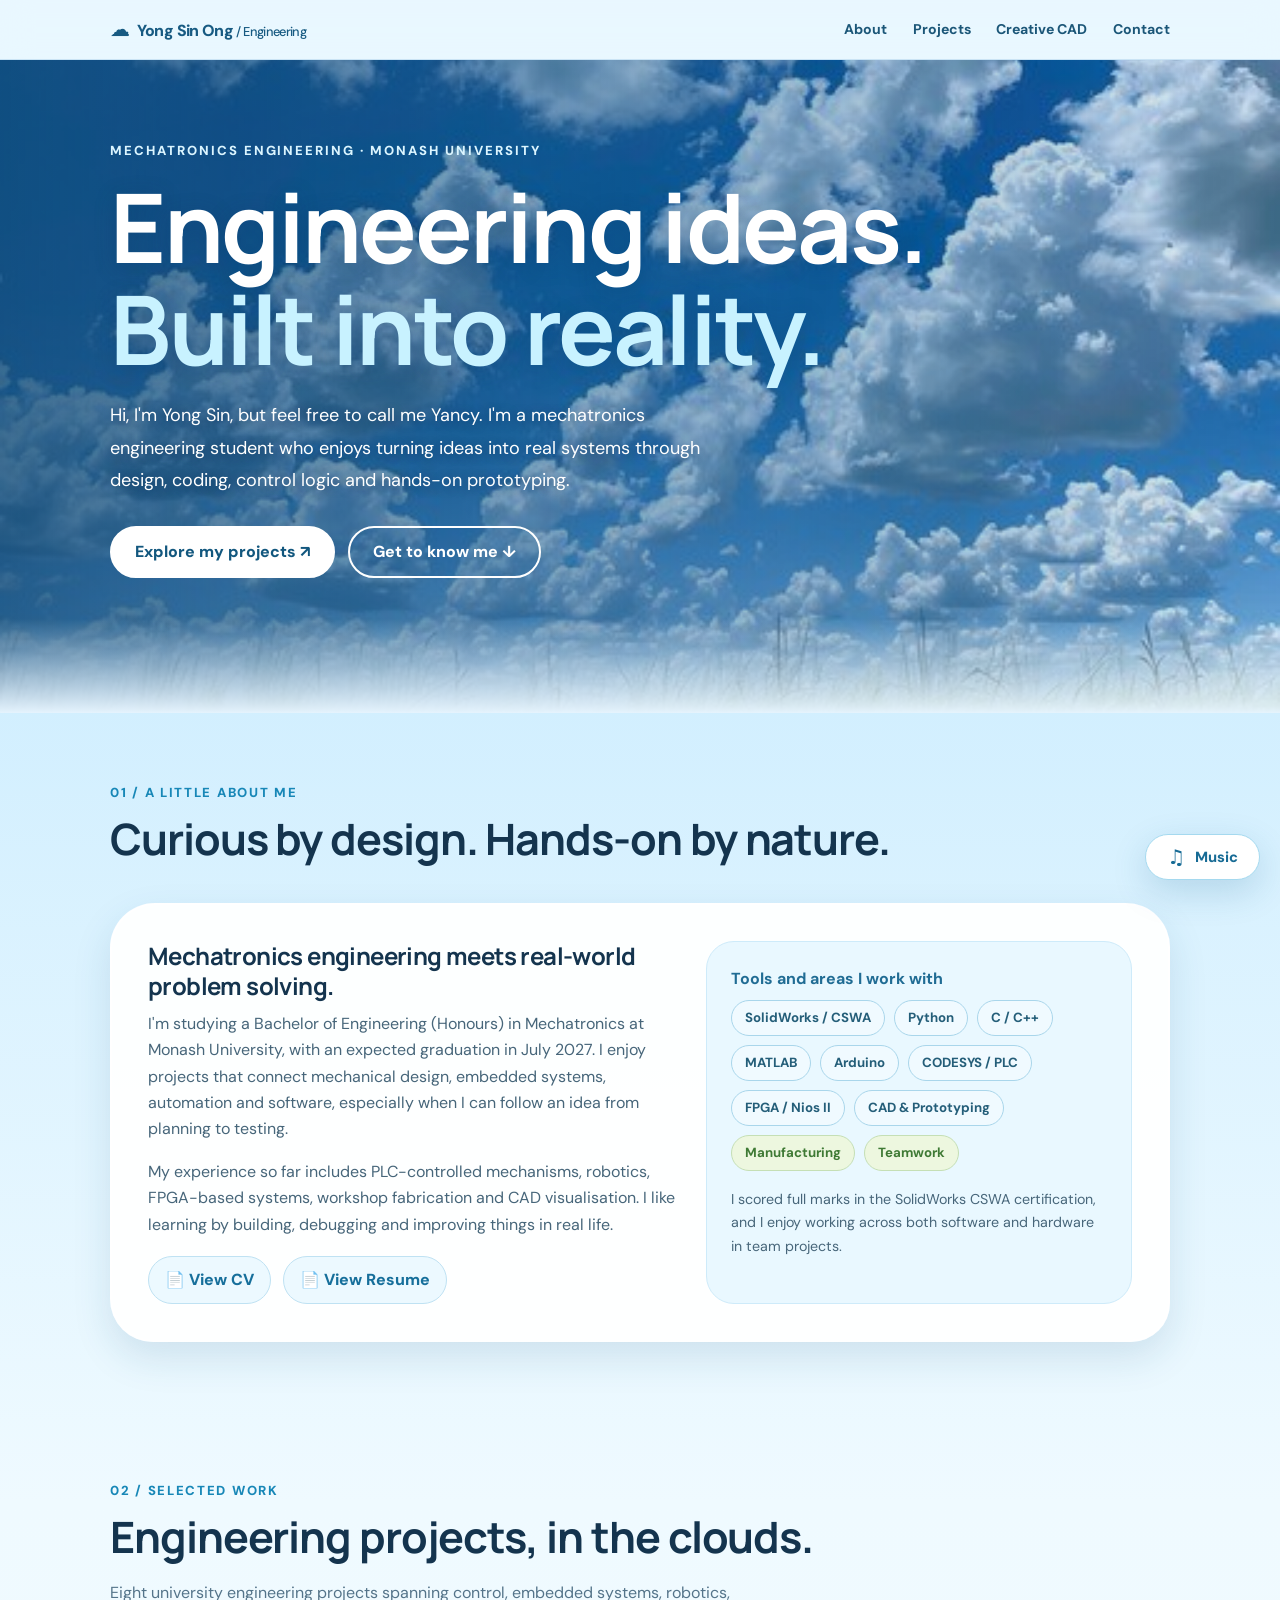
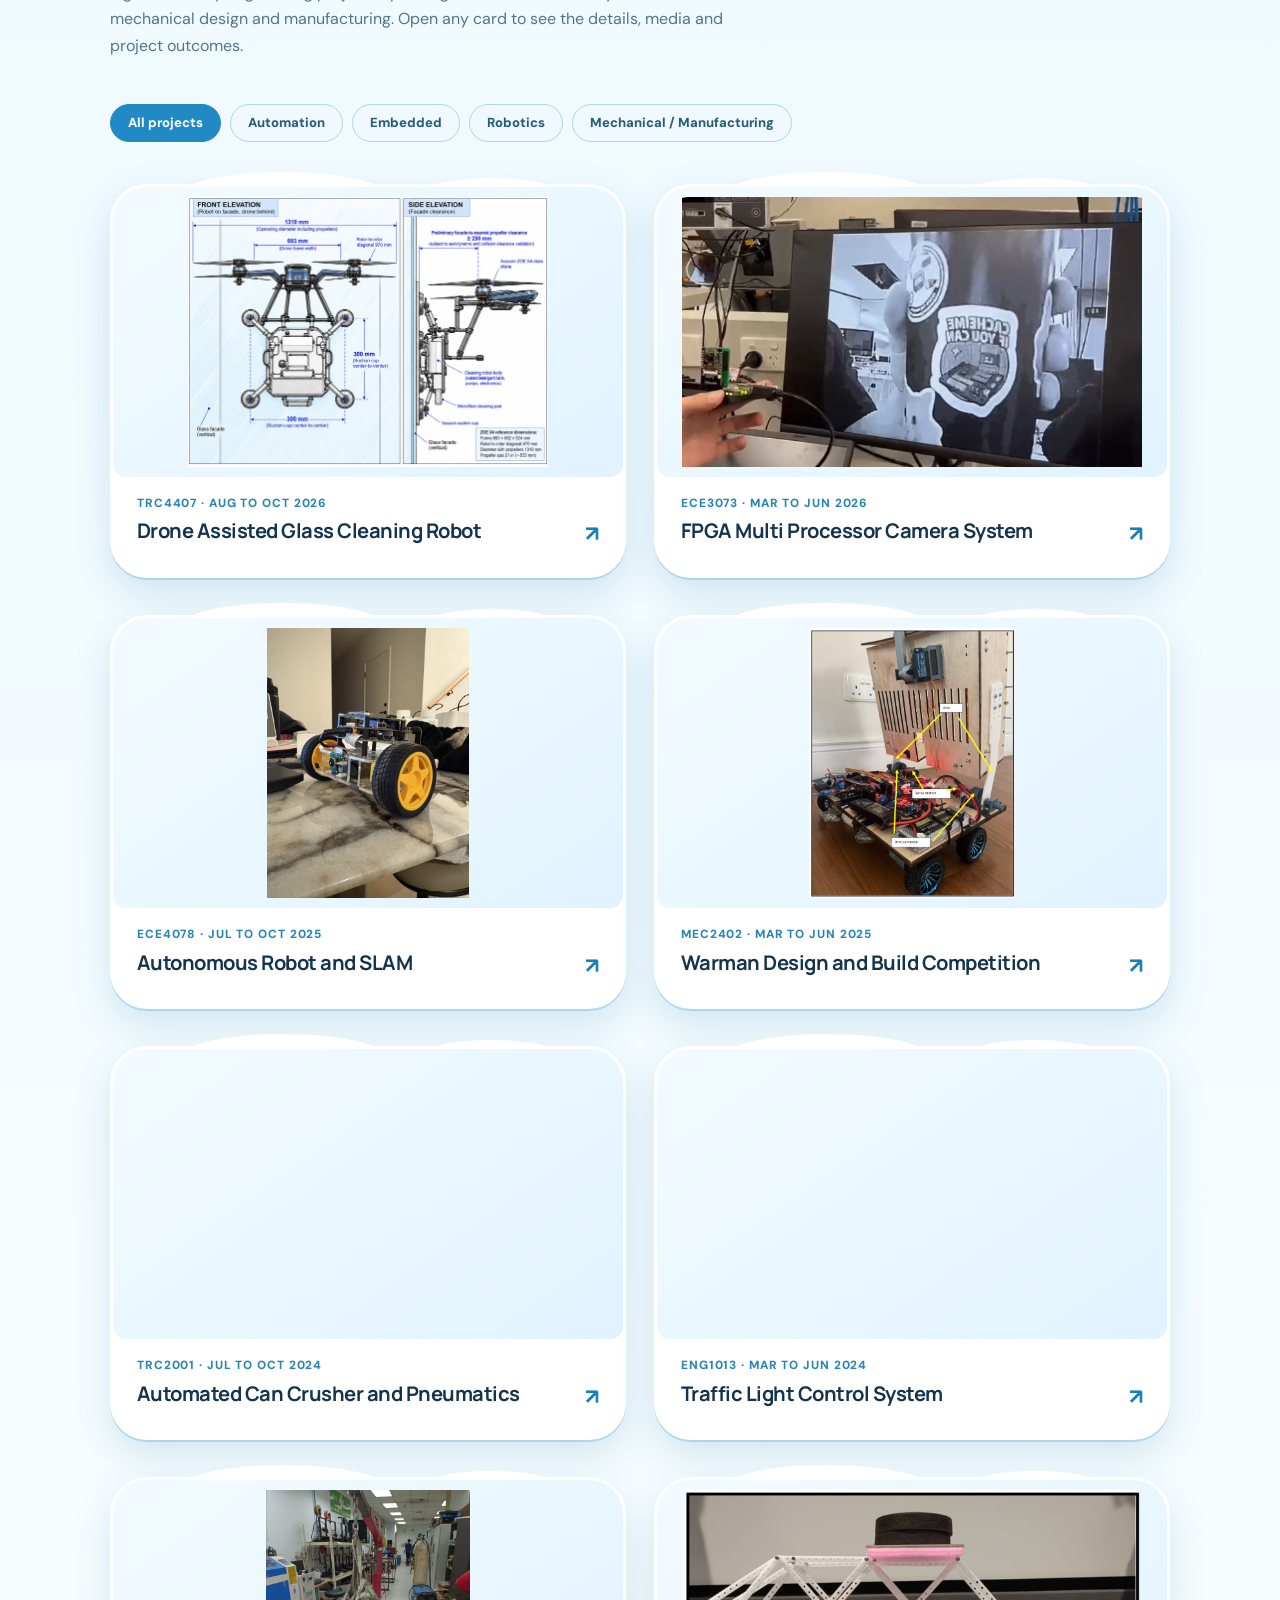
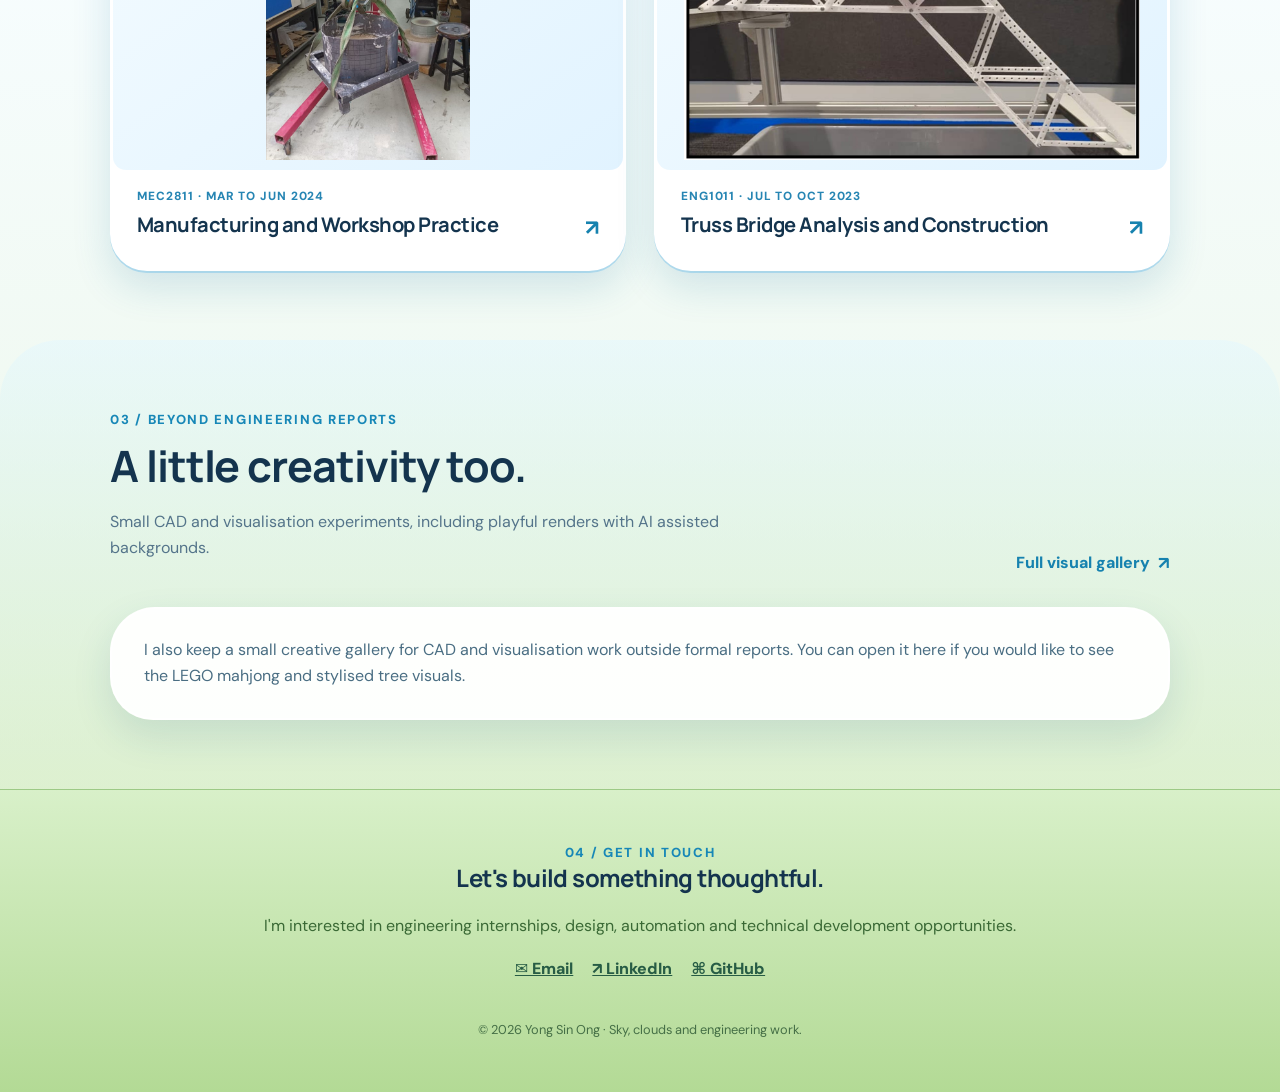
<file: index.html>
<!DOCTYPE html>

<html lang="en"><head><meta charset="utf-8"/><meta content="width=device-width,initial-scale=1" name="viewport"/><meta content="#e7f6ff" name="theme-color"/><link href="assets/images/favicon.svg" rel="icon" type="image/svg+xml"/><link href="assets/css/style.css" rel="stylesheet"/><title>Engineering Portfolio | Yong Sin Ong</title><meta content="Engineering projects and practical mechatronics experience of Yong Sin Ong" name="description"/></head><body class="home-page"><div id="site-view"><header class="site-header"><div class="site-container nav"><a class="brand" href="index.html"><span aria-hidden="true" class="cloud-mark">☁</span> Yong Sin Ong <span style="font-weight:500;font-size:.8rem">/ Engineering</span></a><nav aria-label="Site navigation" class="nav-links"><a href="index.html#about">About</a><a href="index.html#projects">Projects</a><a href="creative/index.html">Creative CAD</a><a href="index.html#contact">Contact</a></nav></div></header><section aria-label="Sky and grass background" class="sky-hero"><div class="hero-content"><div class="hero-eyebrow">Mechatronics engineering · Monash University</div><h1>Engineering ideas.<br/><span>Built into reality.</span></h1><p>Hi, I'm Yong Sin, but feel free to call me Yancy. I'm a mechatronics engineering student who enjoys turning ideas into real systems through design, coding, control logic and hands-on prototyping.</p><div class="hero-buttons"><a class="cta cta-primary" href="#projects">Explore my projects ↗</a><a class="cta cta-secondary" href="#about">Get to know me ↓</a></div></div></section><section class="section" id="about"><div class="site-container"><div class="section-intro"><div><div class="section-eyebrow">01 / A little about me</div><h2>Curious by design. Hands-on by nature.</h2></div></div><div class="white-cloud about-panel"><div><h3>Mechatronics engineering meets real-world problem solving.</h3><p>I'm studying a Bachelor of Engineering (Honours) in Mechatronics at Monash University, with an expected graduation in July 2027. I enjoy projects that connect mechanical design, embedded systems, automation and software, especially when I can follow an idea from planning to testing.</p><p style="margin-top:16px">My experience so far includes PLC-controlled mechanisms, robotics, FPGA-based systems, workshop fabrication and CAD visualisation. I like learning by building, debugging and improving things in real life.</p><div class="about-links"><a class="about-link" href="assets/docs/Yong_Sin_Ong_CV.pdf" rel="noopener noreferrer" target="_blank">📄 View CV</a><a class="about-link" href="assets/docs/Yong_Sin_Ong_Resume.pdf" rel="noopener noreferrer" target="_blank">📄 View Resume</a></div></div><div class="about-detail"><strong>Tools and areas I work with</strong><div class="tags"><span class="tag">SolidWorks / CSWA</span><span class="tag">Python</span><span class="tag">C / C++</span><span class="tag">MATLAB</span><span class="tag">Arduino</span><span class="tag">CODESYS / PLC</span><span class="tag">FPGA / Nios II</span><span class="tag">CAD &amp; Prototyping</span><span class="tag green">Manufacturing</span><span class="tag green">Teamwork</span></div><p style="margin-top:17px;font-size:.89rem">I scored full marks in the SolidWorks CSWA certification, and I enjoy working across both software and hardware in team projects.</p></div></div></div></section><section class="section" id="projects"><div class="site-container"><div class="section-intro"><div><div class="section-eyebrow">02 / Selected work</div><h2>Engineering projects, in the clouds.</h2><p>Eight university engineering projects spanning control, embedded systems, robotics, mechanical design and manufacturing. Open any card to see the details, media and project outcomes.</p></div></div><div aria-label="Filter engineering projects" class="filter-bar"><button aria-pressed="true" class="filter" data-filter="All" type="button">All projects</button><button aria-pressed="false" class="filter" data-filter="Control" type="button">Automation</button><button aria-pressed="false" class="filter" data-filter="Embedded" type="button">Embedded</button><button aria-pressed="false" class="filter" data-filter="Robotics" type="button">Robotics</button><button aria-pressed="false" class="filter" data-filter="Mechanical" type="button">Mechanical / Manufacturing</button></div><div class="project-grid"><article class="cloud-card image-only-card" data-category="Control"><a class="image-card-link" href="projects/trc4407/index.html" aria-label="View Drone Assisted Glass Cleaning Robot project"><img class="image-card-picture" src="projects/trc4407/assets/drone-robot-cover.jpg" alt="Drone assisted glass cleaning robot concept" loading="lazy" decoding="async"><div class="image-card-label"><span class="unitline">TRC4407 · Aug to Oct 2026</span><h3>Drone Assisted Glass Cleaning Robot</h3><span class="image-card-arrow" aria-hidden="true">↗</span></div></a></article><article class="cloud-card image-only-card" data-category="Embedded"><a class="image-card-link" href="projects/ece3073/index.html" aria-label="View FPGA Multi Processor Camera System project"><img class="image-card-picture" src="projects/ece3073/assets/ece3073-poster.jpg" alt="FPGA camera and display demonstration" loading="lazy" decoding="async"><div class="image-card-label"><span class="unitline">ECE3073 · Mar to Jun 2026</span><h3>FPGA Multi Processor Camera System</h3><span class="image-card-arrow" aria-hidden="true">↗</span></div></a></article><article class="cloud-card image-only-card" data-category="Robotics"><a class="image-card-link" href="projects/ece4078/index.html" aria-label="View Autonomous Robot and SLAM project"><img class="image-card-picture" src="projects/ece4078/assets/ece4078-robot.jpg" alt="Autonomous mobile robot prototype" loading="lazy" decoding="async"><div class="image-card-label"><span class="unitline">ECE4078 · Jul to Oct 2025</span><h3>Autonomous Robot and SLAM</h3><span class="image-card-arrow" aria-hidden="true">↗</span></div></a></article><article class="cloud-card image-only-card" data-category="Mechanical"><a class="image-card-link" href="projects/mec2402/index.html" aria-label="View Warman Design and Build Competition project"><img class="image-card-picture" src="projects/mec2402/assets/warman-prototype.jpg" alt="Warman team robot prototype" loading="lazy" decoding="async"><div class="image-card-label"><span class="unitline">MEC2402 · Mar to Jun 2025</span><h3>Warman Design and Build Competition</h3><span class="image-card-arrow" aria-hidden="true">↗</span></div></a></article><article class="cloud-card image-only-card" data-category="Control"><a class="image-card-link" href="projects/trc2001/index.html" aria-label="View Automated Can Crusher and Pneumatics project"><img class="image-card-picture" src="projects/trc2001/assets/can-crusher-machine.jpg" alt="Completed can crusher machine" loading="lazy" decoding="async"><div class="image-card-label"><span class="unitline">TRC2001 · Jul to Oct 2024</span><h3>Automated Can Crusher and Pneumatics</h3><span class="image-card-arrow" aria-hidden="true">↗</span></div></a></article><article class="cloud-card image-only-card" data-category="Embedded"><a class="image-card-link" href="projects/eng1013/index.html" aria-label="View Traffic Light Control System project"><img class="image-card-picture" src="projects/eng1013/assets/eng1013-poster.jpg" alt="Working Arduino traffic light prototype" loading="lazy" decoding="async"><div class="image-card-label"><span class="unitline">ENG1013 · Mar to Jun 2024</span><h3>Traffic Light Control System</h3><span class="image-card-arrow" aria-hidden="true">↗</span></div></a></article><article class="cloud-card image-only-card" data-category="Mechanical"><a class="image-card-link" href="projects/mec2811/index.html" aria-label="View Manufacturing and Workshop Practice project"><img class="image-card-picture" src="projects/mec2811/assets/mec2811-furnace-stand.jpg" alt="Manufacturing furnace stand assembly" loading="lazy" decoding="async"><div class="image-card-label"><span class="unitline">MEC2811 · Mar to Jun 2024</span><h3>Manufacturing and Workshop Practice</h3><span class="image-card-arrow" aria-hidden="true">↗</span></div></a></article><article class="cloud-card image-only-card" data-category="Mechanical"><a class="image-card-link" href="projects/eng1011/index.html" aria-label="View Truss Bridge Analysis and Construction project"><img class="image-card-picture" src="projects/eng1011/assets/bridge-load-test.jpg" alt="Truss bridge model under load test" loading="lazy" decoding="async"><div class="image-card-label"><span class="unitline">ENG1011 · Jul to Oct 2023</span><h3>Truss Bridge Analysis and Construction</h3><span class="image-card-arrow" aria-hidden="true">↗</span></div></a></article></div></div></section><section class="section section-sage" id="creative"><div class="site-container"><div class="section-intro"><div><div class="section-eyebrow">03 / Beyond engineering reports</div><h2>A little creativity too.</h2><p>Small CAD and visualisation experiments, including playful renders with AI assisted backgrounds.</p></div><a class="card-action" href="creative/index.html">Full visual gallery</a></div><div class="white-cloud" style="padding:28px 32px"><p style="margin:0;color:#4a6e83">I also keep a small creative gallery for CAD and visualisation work outside formal reports. You can open it here if you would like to see the LEGO mahjong and stylised tree visuals.</p></div></div></section><footer class="footer-grass" id="contact"><div class="site-container"><div class="section-eyebrow">04 / Get in touch</div><h2>Let's build something thoughtful.</h2><p>I'm interested in engineering internships, design, automation and technical development opportunities.</p><div class="footer-links"><a href="mailto:yongsinong05@gmail.com">✉ Email</a><a href="https://www.linkedin.com/in/yongsinong" rel="noopener noreferrer" target="_blank">↗ LinkedIn</a><a href="https://github.com/yong-sin" rel="noopener noreferrer" target="_blank">⌘ GitHub</a></div><div style="margin-top:37px;font-size:.8rem;color:#456f46">© 2026 Yong Sin Ong · Sky, clouds and engineering work.</div></div></footer></div><div class="music-widget" id="music-widget"><div class="music-widget-inner">
<button aria-controls="music-panel" aria-expanded="false" aria-label="Open music player" class="music-toggle" id="music-toggle" type="button"><span aria-hidden="true" class="music-note">♫</span><span class="music-label">Music</span></button>
<section aria-label="Music player" class="music-panel" hidden="" id="music-panel">
<div class="music-panel-head"><div><span class="music-kicker">A LITTLE BACKGROUND MUSIC</span><strong>Soundtrack for your visit</strong></div><button aria-label="Close music player" class="music-close" id="music-close" type="button">×</button></div>
<div class="music-video" id="music-video"></div>
<p class="music-hint">Press play in the video if your browser doesn't start it automatically.</p>
<a class="music-source" href="https://youtu.be/52qj0foHFvo" rel="noopener noreferrer" target="_blank">Listen on YouTube ↗</a>
</section></div></div><script defer="" src="assets/js/site.js"></script></body></html>
</file>
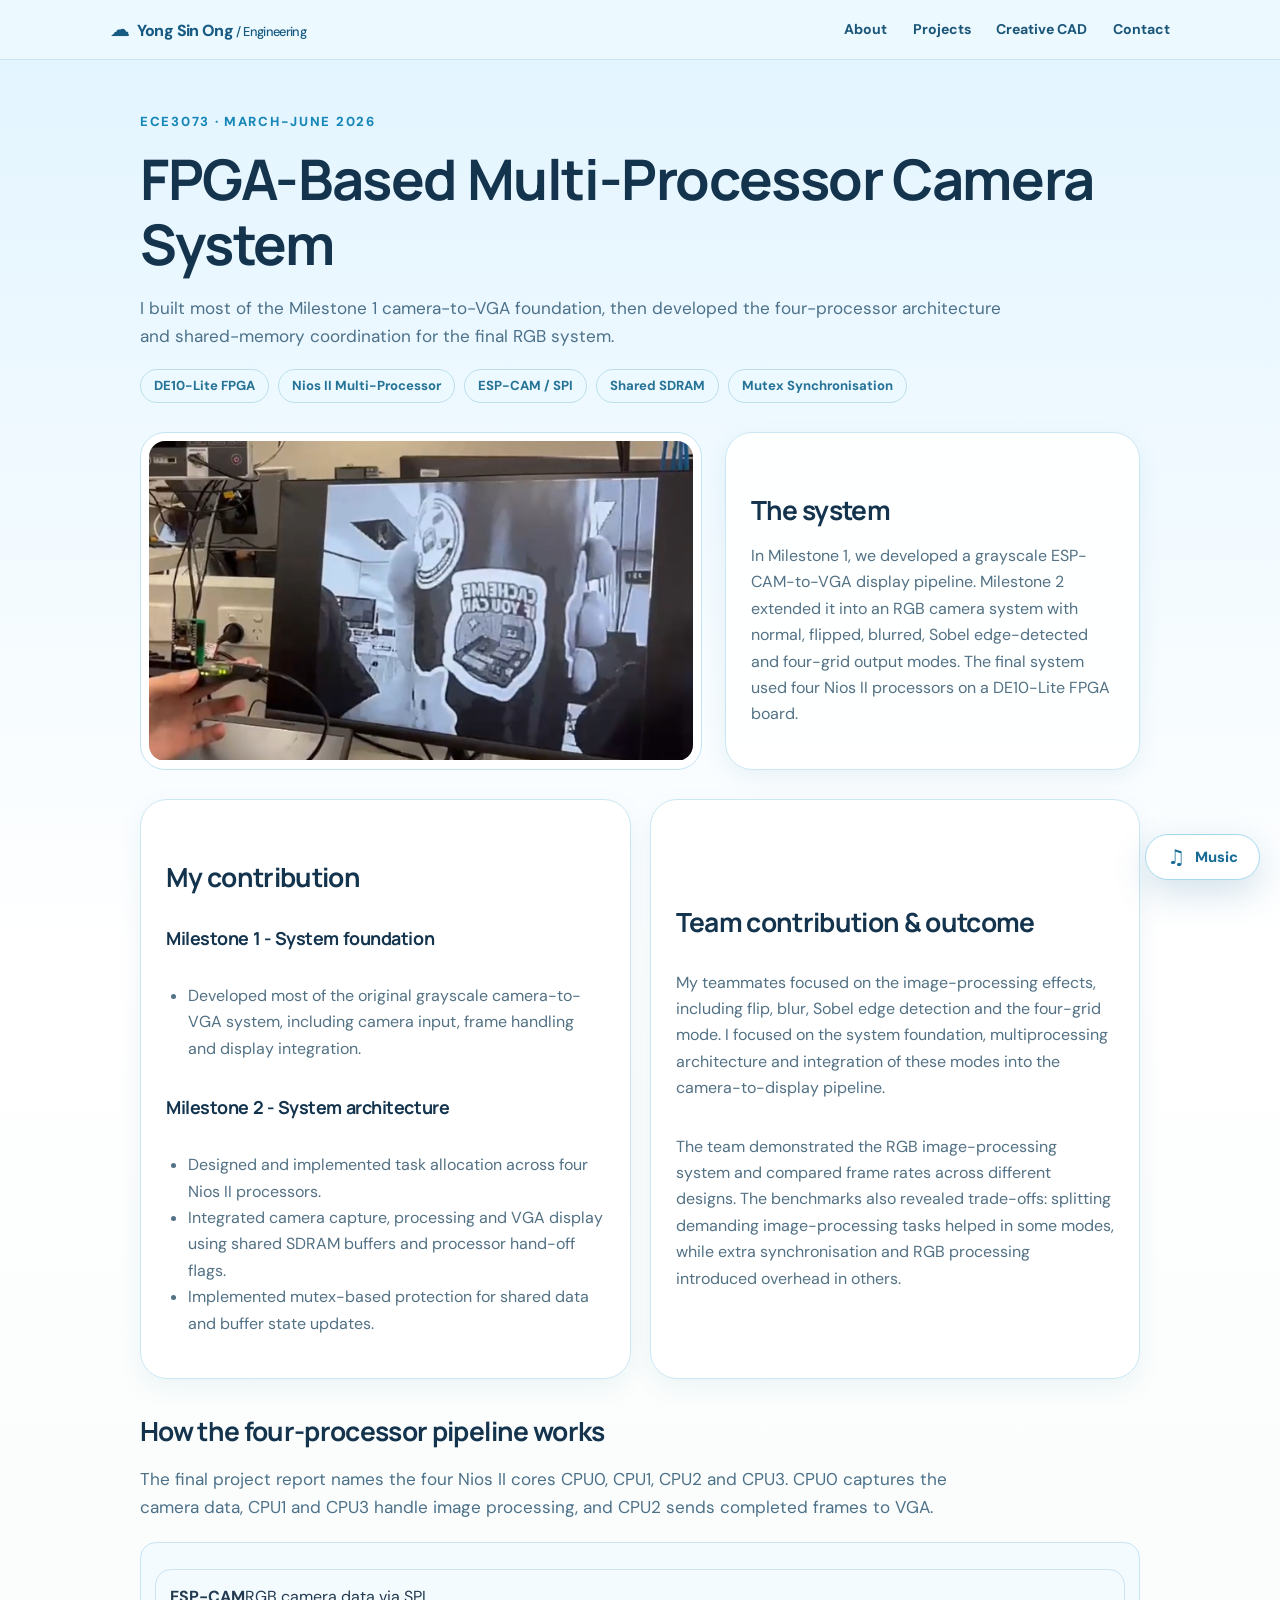
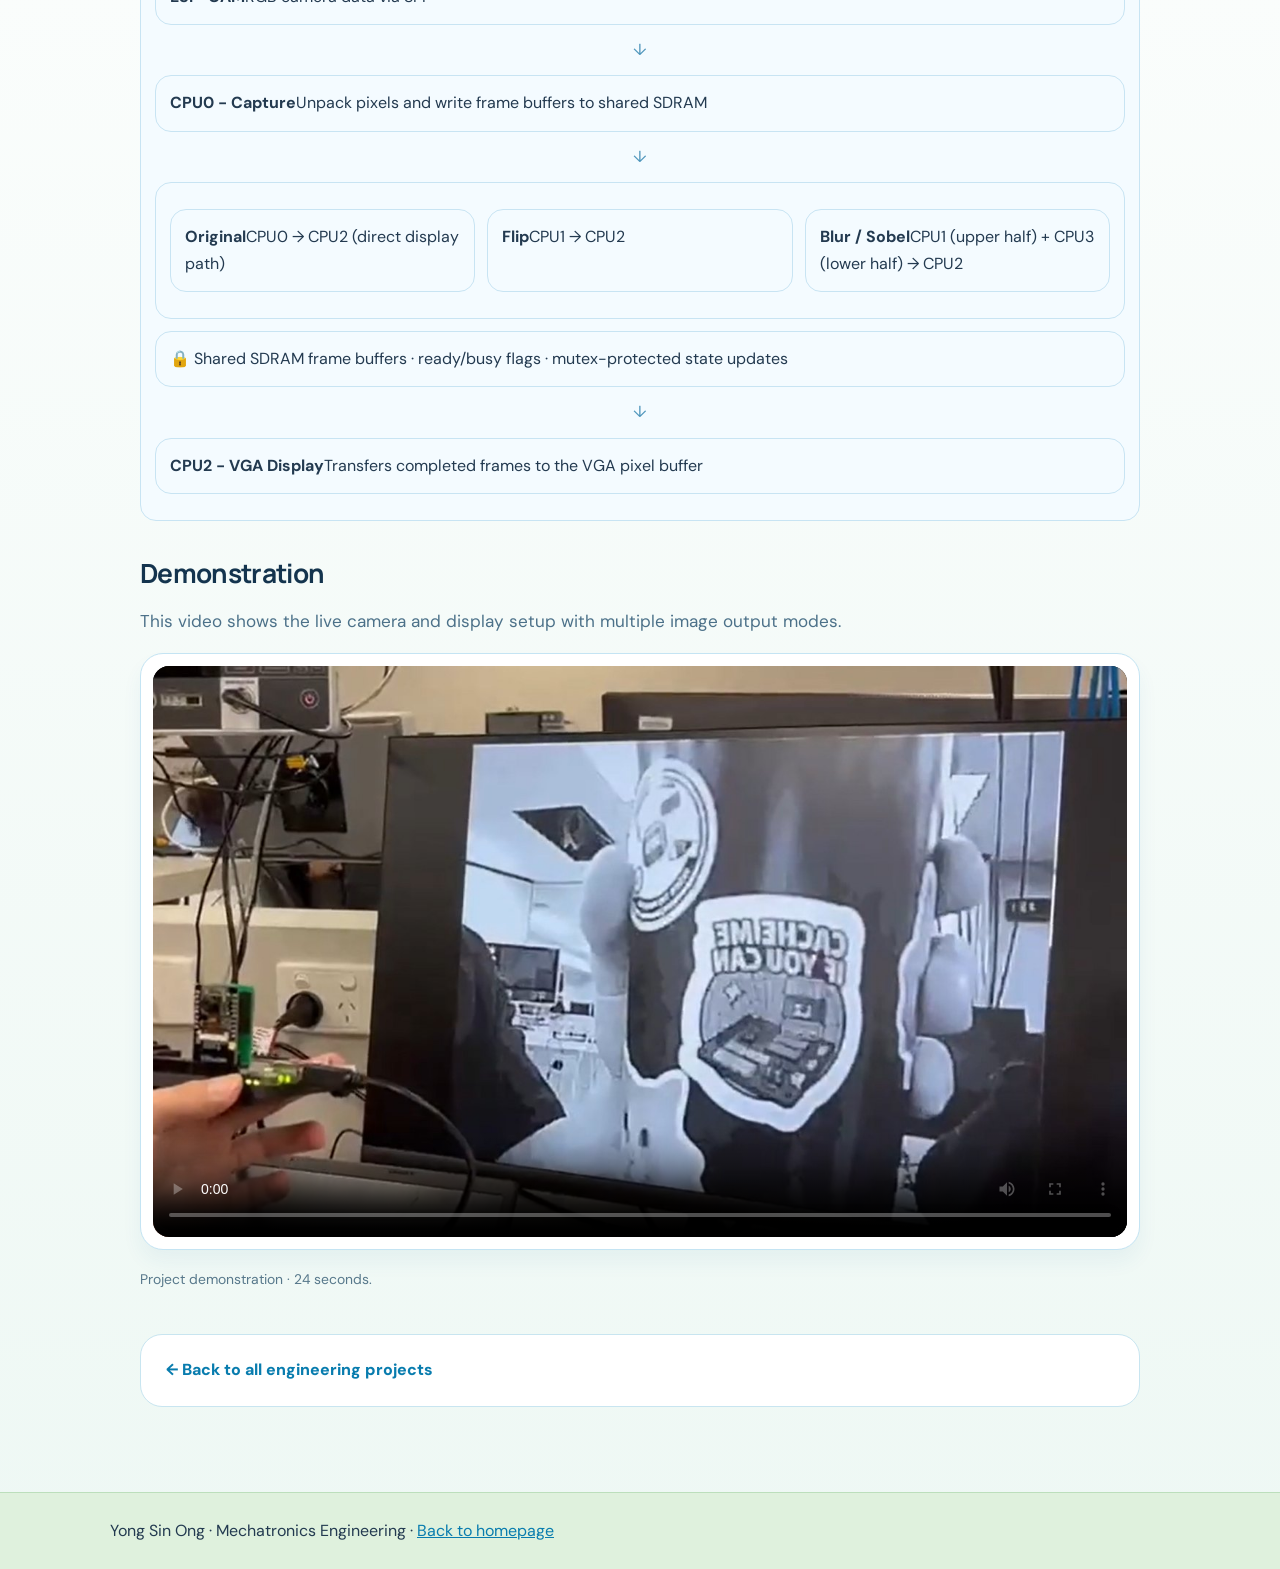
<file: projects/ece3073/index.html>
<!DOCTYPE html>
<html lang="en"><head><meta charset="utf-8"/><meta content="width=device-width,initial-scale=1" name="viewport"/><meta content="#e7f6ff" name="theme-color"/><link href="../../assets/images/favicon.svg" rel="icon" type="image/svg+xml"/><link href="../../assets/css/style.css" rel="stylesheet"/><title>FPGA-Based Multi-Processor Camera System | Yong Sin Ong</title><meta content="I built most of the Milestone 1 camera-to-VGA foundation, then developed the four-processor architecture and shared-memory coordination for the final RGB system." name="description"/></head><body class="project-page"><div id="site-view"><header class="site-header"><div class="site-container nav"><a class="brand" href="../../index.html"><span aria-hidden="true" class="cloud-mark">☁</span> Yong Sin Ong <span style="font-weight:500;font-size:.8rem">/ Engineering</span></a><nav aria-label="Site navigation" class="nav-links"><a href="../../index.html#about">About</a><a href="../../index.html#projects">Projects</a><a href="../../creative/index.html">Creative CAD</a><a href="../../index.html#contact">Contact</a></nav></div></header><main class="wrap project-content">
<div class="eyebrow">ECE3073 · March-June 2026</div>
<h1>FPGA-Based Multi-Processor Camera System</h1>
<p class="lead">I built most of the Milestone 1 camera-to-VGA foundation, then developed the four-processor architecture and shared-memory coordination for the final RGB system.</p>
<div class="meta"><span class="pill">DE10-Lite FPGA</span><span class="pill">Nios II Multi-Processor</span><span class="pill">ESP-CAM / SPI</span><span class="pill">Shared SDRAM</span><span class="pill">Mutex Synchronisation</span></div>
<div class="hero"><img alt="Video frame from the camera-system demonstration showing the development board and live image-processing output on a monitor" loading="eager" src="assets/ece3073-poster.jpg"/><div class="panel"><h2>The system</h2><p>In Milestone 1, we developed a grayscale ESP-CAM-to-VGA display pipeline. Milestone 2 extended it into an RGB camera system with normal, flipped, blurred, Sobel edge-detected and four-grid output modes. The final system used four Nios II processors on a DE10-Lite FPGA board.</p></div></div>
<div class="grid"><section class="card"><h2>My contribution</h2><h3>Milestone 1 - System foundation</h3><ul><li>Developed most of the original grayscale camera-to-VGA system, including camera input, frame handling and display integration.</li></ul><h3>Milestone 2 - System architecture</h3><ul><li>Designed and implemented task allocation across four Nios II processors.</li><li>Integrated camera capture, processing and VGA display using shared SDRAM buffers and processor hand-off flags.</li><li>Implemented mutex-based protection for shared data and buffer state updates.</li></ul></section><section class="card"><h2>Team contribution &amp; outcome</h2><p>My teammates focused on the image-processing effects, including flip, blur, Sobel edge detection and the four-grid mode. I focused on the system foundation, multiprocessing architecture and integration of these modes into the camera-to-display pipeline.</p><p>The team demonstrated the RGB image-processing system and compared frame rates across different designs. The benchmarks also revealed trade-offs: splitting demanding image-processing tasks helped in some modes, while extra synchronisation and RGB processing introduced overhead in others.</p></section></div>
<h2>How the four-processor pipeline works</h2>
<p class="lead">The final project report names the four Nios II cores CPU0, CPU1, CPU2 and CPU3. CPU0 captures the camera data, CPU1 and CPU3 handle image processing, and CPU2 sends completed frames to VGA.</p>
<div aria-label="ESP-CAM to CPU0 capture; original frames may go directly to CPU2 VGA display; flip uses CPU1; blur and Sobel are split between CPU1 and CPU3; all stages coordinate through SDRAM flags and mutex protection." class="flow" role="img">
<div class="flowbox"><strong>ESP-CAM</strong><span>RGB camera data via SPI</span></div><div class="flowarrow">↓</div>
<div class="flowbox"><strong>CPU0 - Capture</strong><span>Unpack pixels and write frame buffers to shared SDRAM</span></div><div class="flowarrow">↓</div>
<div class="flowsplit"><div class="route"><strong>Original</strong><span>CPU0 → CPU2 (direct display path)</span></div><div class="route"><strong>Flip</strong><span>CPU1 → CPU2</span></div><div class="route"><strong>Blur / Sobel</strong><span>CPU1 (upper half) + CPU3 (lower half) → CPU2</span></div></div>
<p class="mutex">🔒 Shared SDRAM frame buffers · ready/busy flags · mutex-protected state updates</p><div class="flowarrow">↓</div><div class="flowbox"><strong>CPU2 - VGA Display</strong><span>Transfers completed frames to the VGA pixel buffer</span></div>
</div>
<h2>Demonstration</h2><p class="lead">This video shows the live camera and display setup with multiple image output modes.</p>
<div class="video-wrap"><video aria-label="ECE3073 live FPGA camera system demonstration" controls="" playsinline="" poster="assets/ece3073-poster.jpg" preload="metadata"><source src="assets/ece3073-demonstration.mp4" type="video/mp4"/>Your browser does not support embedded video. <a href="assets/ece3073-demonstration.mp4">Watch the MP4 directly</a>.</video></div>
<p class="caption">Project demonstration · 24 seconds.</p>
<div class="project-next"><a href="../../index.html#projects">← Back to all engineering projects</a></div></main><footer><div class="site-container">Yong Sin Ong · Mechatronics Engineering · <a href="../../index.html">Back to homepage</a></div></footer></div><div class="music-widget" id="music-widget"><div class="music-widget-inner">
<button aria-controls="music-panel" aria-expanded="false" aria-label="Open music player" class="music-toggle" id="music-toggle" type="button"><span aria-hidden="true" class="music-note">♫</span><span class="music-label">Music</span></button>
<section aria-label="Music player" class="music-panel" hidden="" id="music-panel">
<div class="music-panel-head"><div><span class="music-kicker">A LITTLE BACKGROUND MUSIC</span><strong>Soundtrack for your visit</strong></div><button aria-label="Close music player" class="music-close" id="music-close" type="button">×</button></div>
<div class="music-video" id="music-video"></div>
<p class="music-hint">Press play in the video if your browser doesn't start it automatically.</p>
<a class="music-source" href="https://youtu.be/52qj0foHFvo" rel="noopener noreferrer" target="_blank">Listen on YouTube ↗</a>
</section></div></div><script defer="" src="../../assets/js/site.js"></script></body></html>
</file>
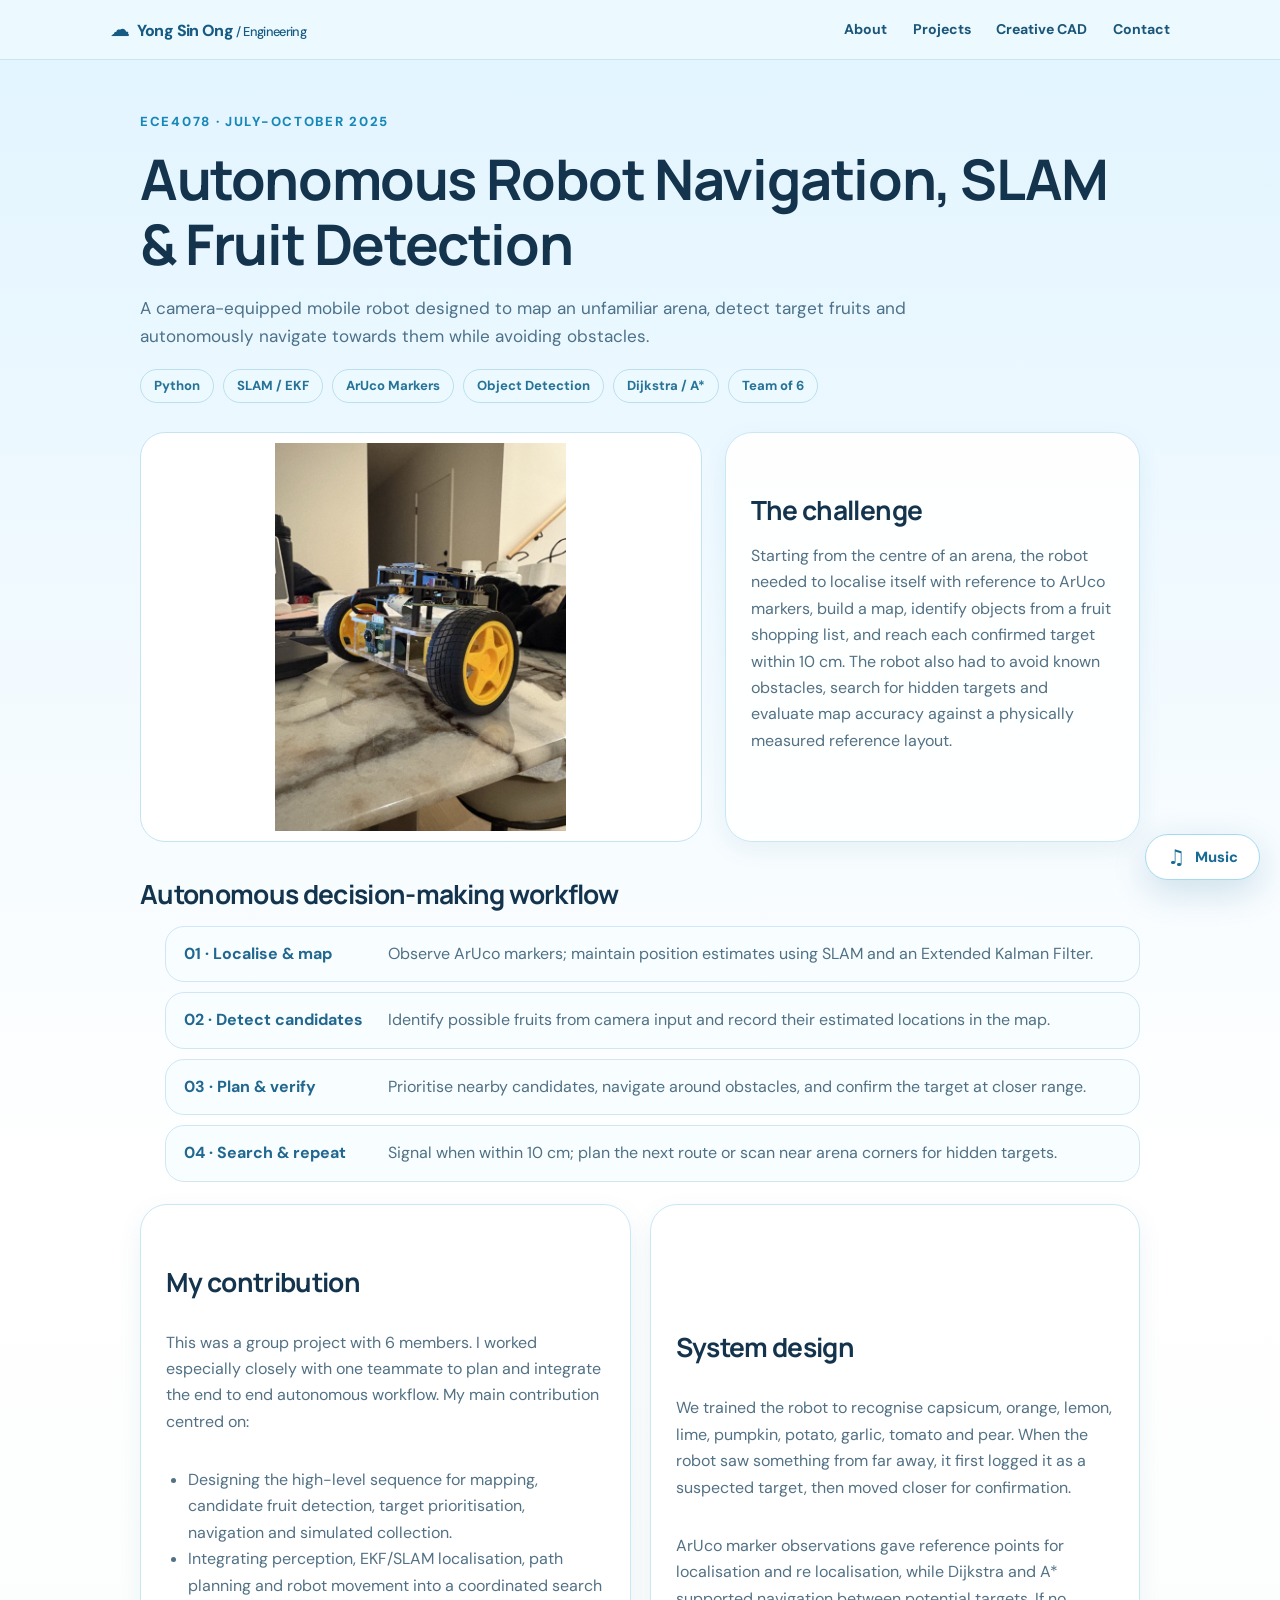
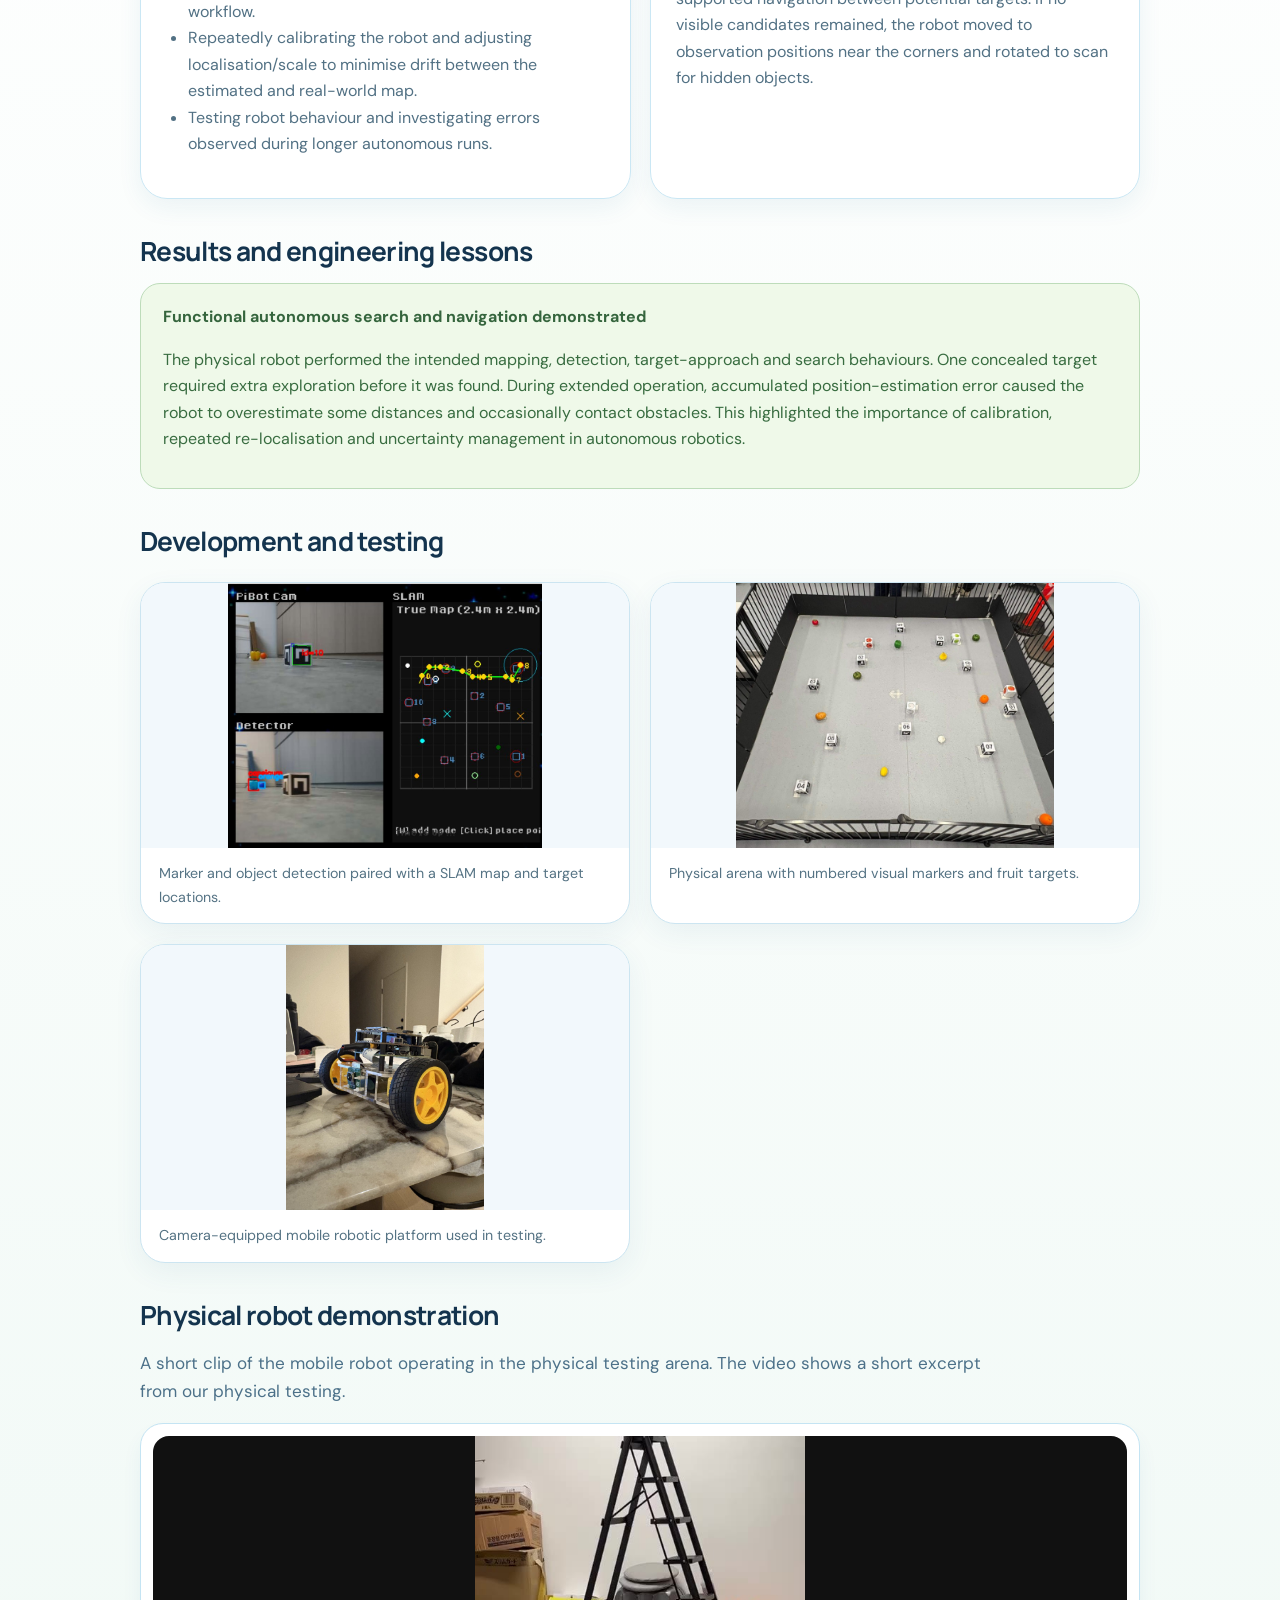
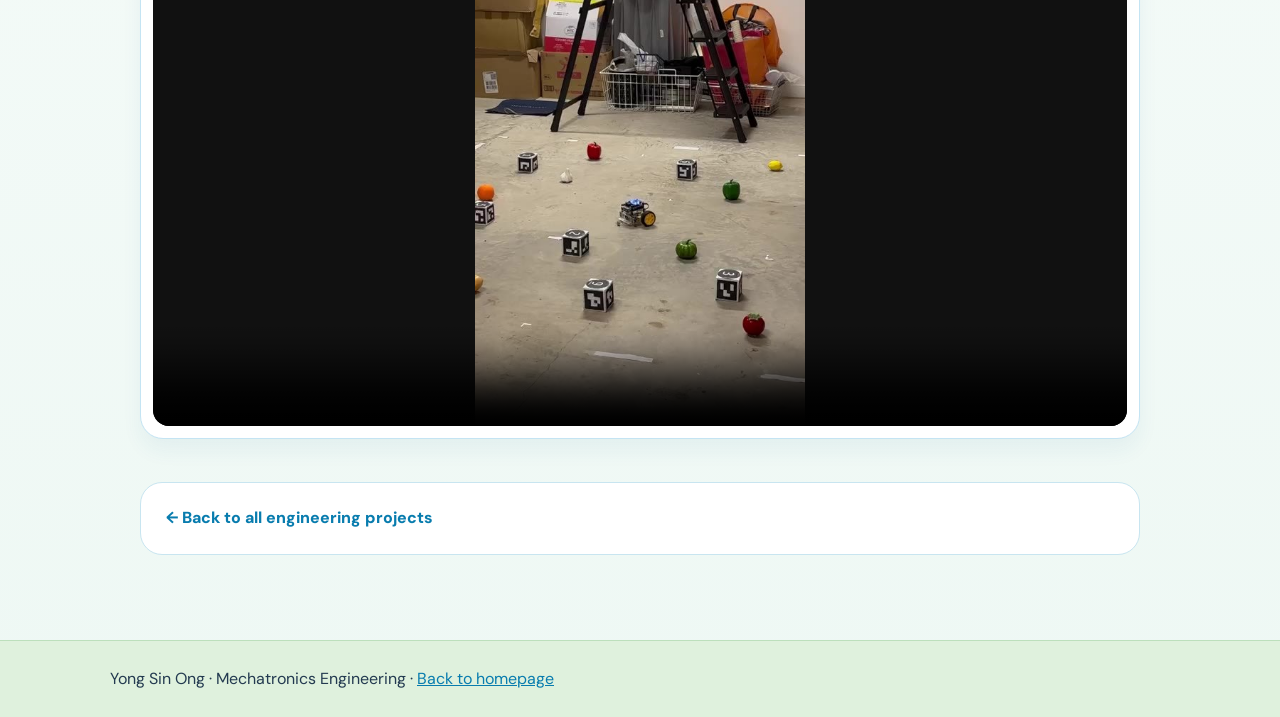
<file: projects/ece4078/index.html>
<!DOCTYPE html>
<html lang="en"><head><meta charset="utf-8"/><meta content="width=device-width,initial-scale=1" name="viewport"/><meta content="#e7f6ff" name="theme-color"/><link href="../../assets/images/favicon.svg" rel="icon" type="image/svg+xml"/><link href="../../assets/css/style.css" rel="stylesheet"/><title>Autonomous Robot Navigation, SLAM &amp; Fruit Detection | Yong Sin Ong</title><meta content="A camera-equipped mobile robot designed to map an unfamiliar arena, detect target fruits and autonomously navigate towards them while avoiding obstacles." name="description"/></head><body class="project-page"><div id="site-view"><header class="site-header"><div class="site-container nav"><a class="brand" href="../../index.html"><span aria-hidden="true" class="cloud-mark">☁</span> Yong Sin Ong <span style="font-weight:500;font-size:.8rem">/ Engineering</span></a><nav aria-label="Site navigation" class="nav-links"><a href="../../index.html#about">About</a><a href="../../index.html#projects">Projects</a><a href="../../creative/index.html">Creative CAD</a><a href="../../index.html#contact">Contact</a></nav></div></header><main class="wrap project-content">
<div class="eyebrow">ECE4078 · July-October 2025</div>
<h1>Autonomous Robot Navigation, SLAM &amp; Fruit Detection</h1>
<p class="lead">A camera-equipped mobile robot designed to map an unfamiliar arena, detect target fruits and autonomously navigate towards them while avoiding obstacles.</p>
<div class="meta"><span class="pill">Python</span><span class="pill">SLAM / EKF</span><span class="pill">ArUco Markers</span><span class="pill">Object Detection</span><span class="pill">Dijkstra / A*</span><span class="pill">Team of 6</span></div>
<div class="hero"><div class="hero-image"><img alt="Physical two-wheeled camera-equipped PenguinPi mobile robot" loading="eager" src="assets/ece4078-robot.jpg"/></div><div class="panel"><h2>The challenge</h2><p>Starting from the centre of an arena, the robot needed to localise itself with reference to ArUco markers, build a map, identify objects from a fruit shopping list, and reach each confirmed target within 10 cm. The robot also had to avoid known obstacles, search for hidden targets and evaluate map accuracy against a physically measured reference layout.</p></div></div>
<h2>Autonomous decision-making workflow</h2>
<div class="steps">
<div class="step"><b>01 · Localise &amp; map</b><span>Observe ArUco markers; maintain position estimates using SLAM and an Extended Kalman Filter.</span></div>
<div class="step"><b>02 · Detect candidates</b><span>Identify possible fruits from camera input and record their estimated locations in the map.</span></div>
<div class="step"><b>03 · Plan &amp; verify</b><span>Prioritise nearby candidates, navigate around obstacles, and confirm the target at closer range.</span></div>
<div class="step"><b>04 · Search &amp; repeat</b><span>Signal when within 10 cm; plan the next route or scan near arena corners for hidden targets.</span></div>
</div>
<div class="grid">
<section class="card"><h2>My contribution</h2><p>This was a group project with 6 members. I worked especially closely with one teammate to plan and integrate the end to end autonomous workflow. My main contribution centred on:</p><ul>
<li>Designing the high-level sequence for mapping, candidate fruit detection, target prioritisation, navigation and simulated collection.</li>
<li>Integrating perception, EKF/SLAM localisation, path planning and robot movement into a coordinated search workflow.</li>
<li>Repeatedly calibrating the robot and adjusting localisation/scale to minimise drift between the estimated and real-world map.</li>
<li>Testing robot behaviour and investigating errors observed during longer autonomous runs.</li>
</ul></section>
<section class="card"><h2>System design</h2><p>We trained the robot to recognise capsicum, orange, lemon, lime, pumpkin, potato, garlic, tomato and pear. When the robot saw something from far away, it first logged it as a suspected target, then moved closer for confirmation.</p><p>ArUco marker observations gave reference points for localisation and re localisation, while Dijkstra and A* supported navigation between potential targets. If no visible candidates remained, the robot moved to observation positions near the corners and rotated to scan for hidden objects.</p></section>
</div>
<h2>Results and engineering lessons</h2>
<div class="result"><strong>Functional autonomous search and navigation demonstrated</strong><p>The physical robot performed the intended mapping, detection, target-approach and search behaviours. One concealed target required extra exploration before it was found. During extended operation, accumulated position-estimation error caused the robot to overestimate some distances and occasionally contact obstacles. This highlighted the importance of calibration, repeated re-localisation and uncertainty management in autonomous robotics. </p></div>
<h2>Development and testing</h2>
<div class="gallery">
<figure class="figure"><img alt="Fruit and ArUco visual detections displayed with a localisation map" loading="lazy" src="assets/ece4078-slam-map.jpg"/><figcaption>Marker and object detection paired with a SLAM map and target locations.</figcaption></figure>
<figure class="figure"><img alt="Physical testing arena with numbered fiducial marker blocks and scattered fruit objects" loading="lazy" src="assets/ece4078-arena.jpg"/><figcaption>Physical arena with numbered visual markers and fruit targets.</figcaption></figure>
<figure class="figure"><img alt="Two-wheeled mobile robot with camera mounted at the front" loading="lazy" src="assets/ece4078-robot.jpg"/><figcaption>Camera-equipped mobile robotic platform used in testing.</figcaption></figure>
</div>
<h2>Physical robot demonstration</h2>
<p class="lead">A short clip of the mobile robot operating in the physical testing arena. The video shows a short excerpt from our physical testing.</p>
<div class="video-wrap"><video aria-label="ECE4078 physical robot demonstration" controls="" playsinline="" poster="assets/ece4078-video-poster.jpg" preload="metadata"><source src="assets/ece4078-demo.mp4" type="video/mp4"/>Your browser cannot play this video. <a href="assets/ece4078-demo.mp4">Open the MP4</a>.</video></div>
<div class="project-next"><a href="../../index.html#projects">← Back to all engineering projects</a></div></main><footer><div class="site-container">Yong Sin Ong · Mechatronics Engineering · <a href="../../index.html">Back to homepage</a></div></footer></div><div class="music-widget" id="music-widget"><div class="music-widget-inner">
<button aria-controls="music-panel" aria-expanded="false" aria-label="Open music player" class="music-toggle" id="music-toggle" type="button"><span aria-hidden="true" class="music-note">♫</span><span class="music-label">Music</span></button>
<section aria-label="Music player" class="music-panel" hidden="" id="music-panel">
<div class="music-panel-head"><div><span class="music-kicker">A LITTLE BACKGROUND MUSIC</span><strong>Soundtrack for your visit</strong></div><button aria-label="Close music player" class="music-close" id="music-close" type="button">×</button></div>
<div class="music-video" id="music-video"></div>
<p class="music-hint">Press play in the video if your browser doesn't start it automatically.</p>
<a class="music-source" href="https://youtu.be/52qj0foHFvo" rel="noopener noreferrer" target="_blank">Listen on YouTube ↗</a>
</section></div></div><script defer="" src="../../assets/js/site.js"></script></body></html>
</file>
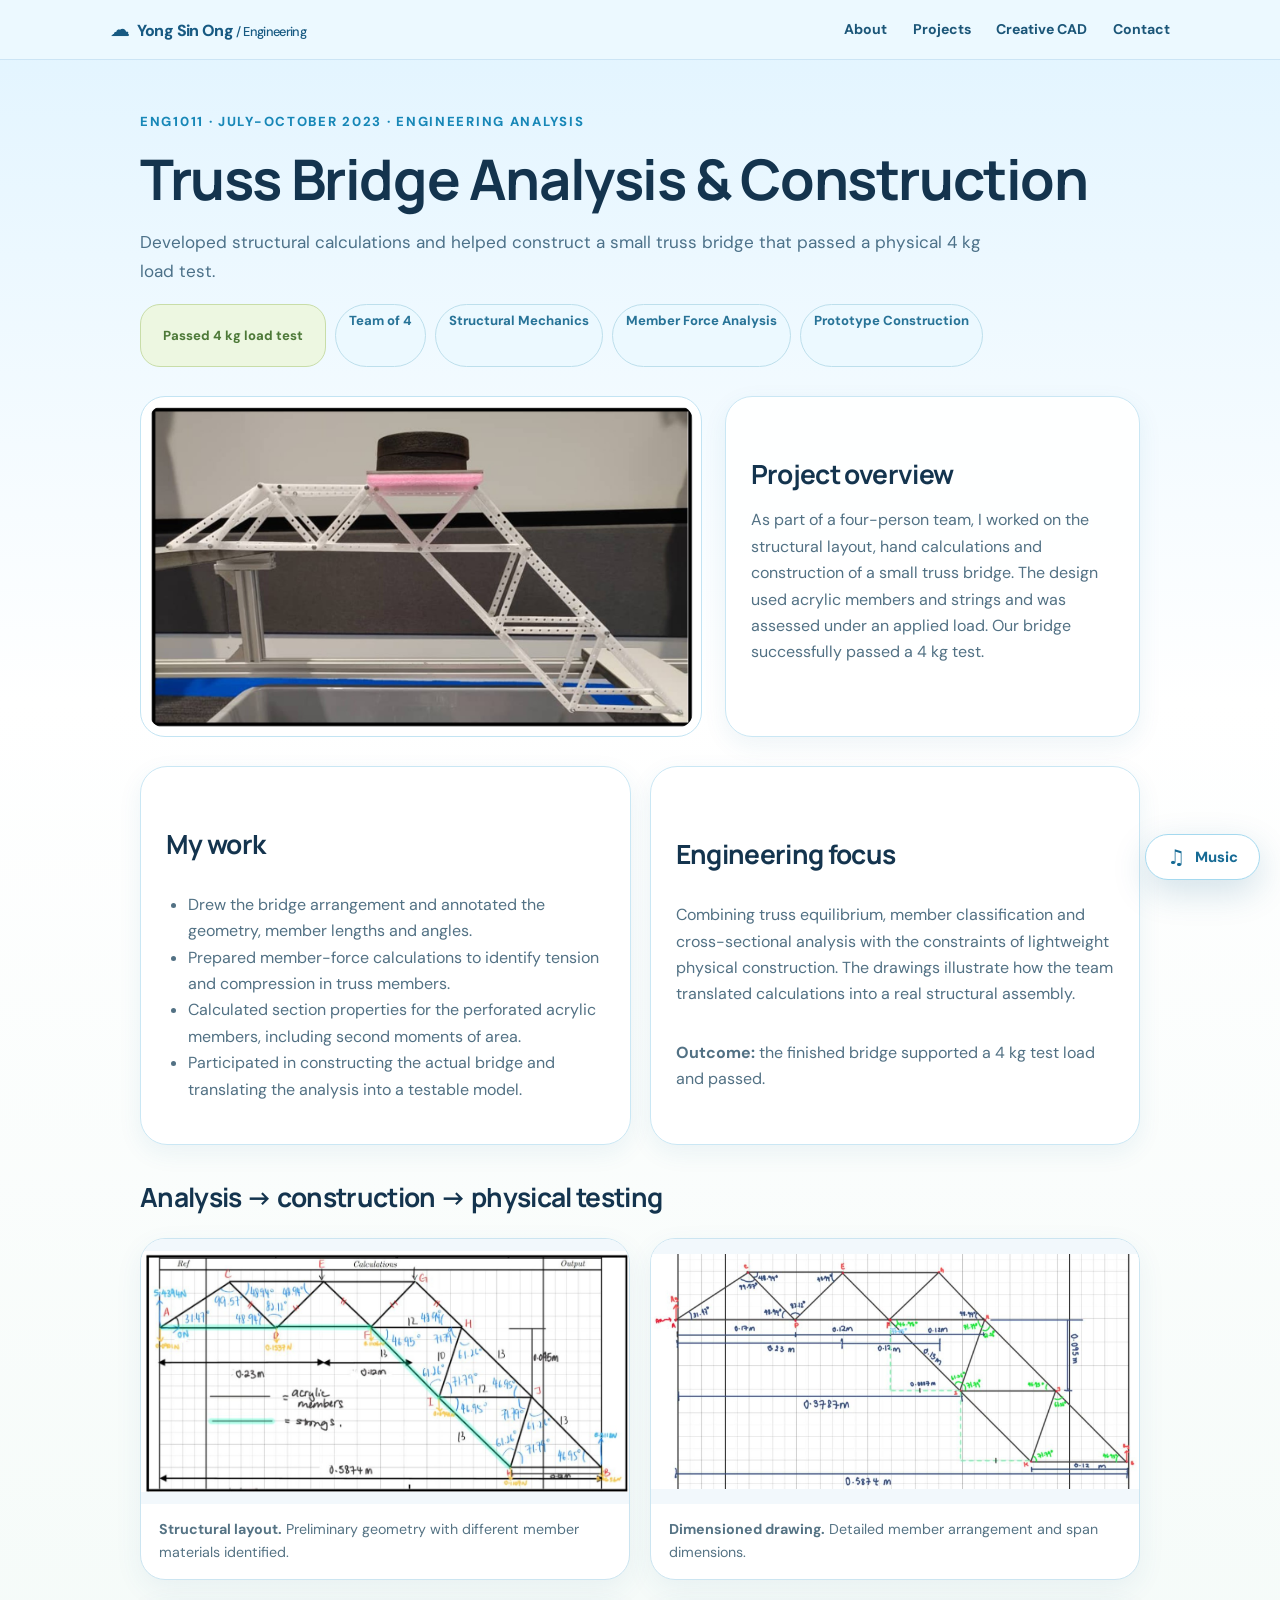
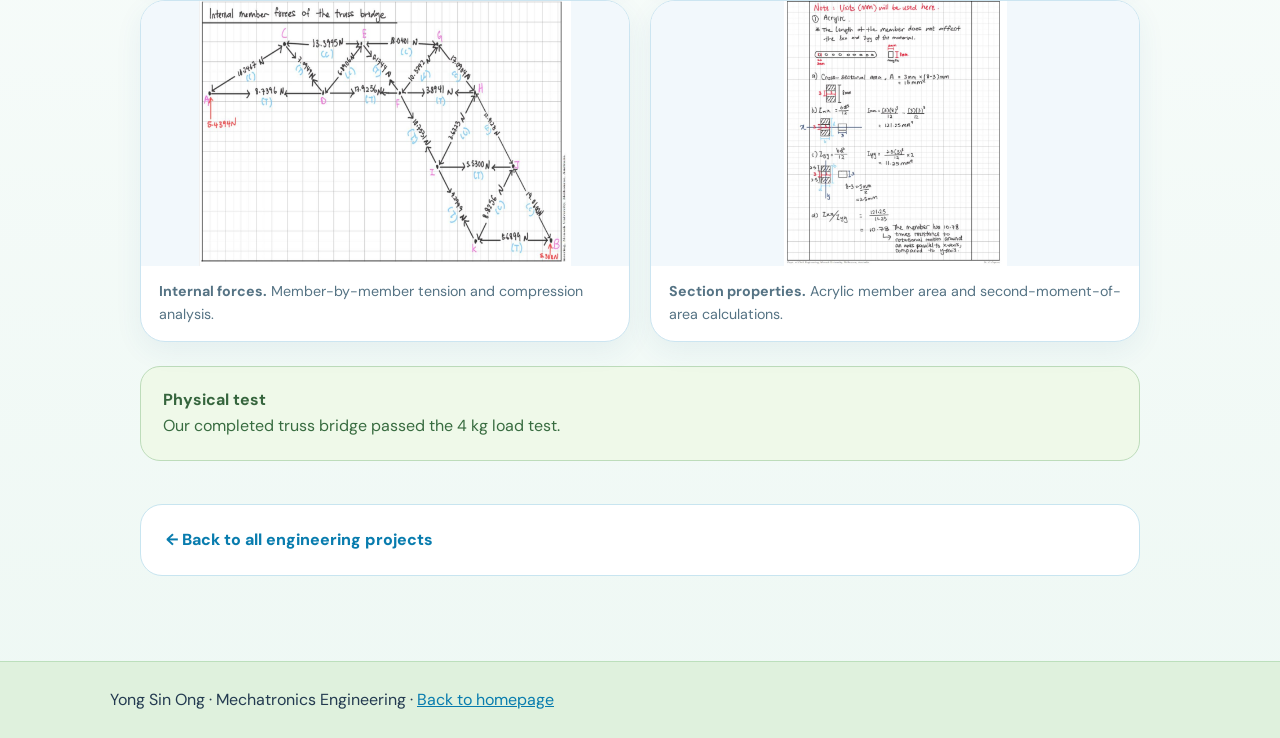
<file: projects/eng1011/index.html>
<!DOCTYPE html>
<html lang="en"><head><meta charset="utf-8"/><meta content="width=device-width,initial-scale=1" name="viewport"/><meta content="#e7f6ff" name="theme-color"/><link href="../../assets/images/favicon.svg" rel="icon" type="image/svg+xml"/><link href="../../assets/css/style.css" rel="stylesheet"/><title>Truss Bridge Analysis &amp; Construction | Yong Sin Ong</title><meta content="ENG1011 structural analysis and construction of truss bridge that passed a 4 kg test" name="description"/></head><body class="project-page"><div id="site-view"><header class="site-header"><div class="site-container nav"><a class="brand" href="../../index.html"><span aria-hidden="true" class="cloud-mark">☁</span> Yong Sin Ong <span style="font-weight:500;font-size:.8rem">/ Engineering</span></a><nav aria-label="Site navigation" class="nav-links"><a href="../../index.html#about">About</a><a href="../../index.html#projects">Projects</a><a href="../../creative/index.html">Creative CAD</a><a href="../../index.html#contact">Contact</a></nav></div></header><main class="wrap project-content"><div class="eyebrow">ENG1011 · July-October 2023 · Engineering Analysis</div><h1>Truss Bridge Analysis &amp; Construction</h1><p class="lead">Developed structural calculations and helped construct a small truss bridge that passed a physical 4 kg load test.</p><div class="meta"><span class="pill result">Passed 4 kg load test</span><span class="pill">Team of 4</span><span class="pill">Structural Mechanics</span><span class="pill">Member Force Analysis</span><span class="pill">Prototype Construction</span></div><div class="hero"><img alt="Actual white acrylic truss bridge loaded with a black test weight on the bridge deck" class="hero-image" src="assets/bridge-load-test.jpg"/><section class="panel"><h2>Project overview</h2><p>As part of a four-person team, I worked on the structural layout, hand calculations and construction of a small truss bridge. The design used acrylic members and strings and was assessed under an applied load. Our bridge successfully passed a 4 kg test.</p></section></div>
<div class="grid"><div class="card"><h2>My work</h2><ul><li>Drew the bridge arrangement and annotated the geometry, member lengths and angles.</li><li>Prepared member-force calculations to identify tension and compression in truss members.</li><li>Calculated section properties for the perforated acrylic members, including second moments of area.</li><li>Participated in constructing the actual bridge and translating the analysis into a testable model.</li></ul></div><div class="card"><h2>Engineering focus</h2><p>Combining truss equilibrium, member classification and cross-sectional analysis with the constraints of lightweight physical construction. The drawings illustrate how the team translated calculations into a real structural assembly.</p><p><strong>Outcome:</strong> the finished bridge supported a 4 kg test load and passed.</p></div></div>
<h2>Analysis → construction → physical testing</h2><div class="gallery"><figure class="figure"><img alt="Annotated first truss geometry with acrylic members and highlighted string elements" src="assets/bridge-analysis-plan.jpg"/><figcaption><strong>Structural layout.</strong> Preliminary geometry with different member materials identified.</figcaption></figure><figure class="figure"><img alt="Truss bridge geometry, lengths and angles marked on a grid" src="assets/bridge-dimensioned-plan.jpg"/><figcaption><strong>Dimensioned drawing.</strong> Detailed member arrangement and span dimensions.</figcaption></figure><figure class="figure"><img alt="Handwritten force diagram of truss members marked tension and compression" src="assets/truss-member-forces.jpg"/><figcaption><strong>Internal forces.</strong> Member-by-member tension and compression analysis.</figcaption></figure><figure class="figure"><img alt="Cross-sectional analysis of perforated acrylic member with second moments of area" src="assets/acrylic-section-properties.jpg"/><figcaption><strong>Section properties.</strong> Acrylic member area and second-moment-of-area calculations.</figcaption></figure></div><div class="result"><strong>Physical test</strong><div>Our completed truss bridge passed the 4 kg load test.</div></div><div class="project-next"><a href="../../index.html#projects">← Back to all engineering projects</a></div></main><footer><div class="site-container">Yong Sin Ong · Mechatronics Engineering · <a href="../../index.html">Back to homepage</a></div></footer></div><div class="music-widget" id="music-widget"><div class="music-widget-inner">
<button aria-controls="music-panel" aria-expanded="false" aria-label="Open music player" class="music-toggle" id="music-toggle" type="button"><span aria-hidden="true" class="music-note">♫</span><span class="music-label">Music</span></button>
<section aria-label="Music player" class="music-panel" hidden="" id="music-panel">
<div class="music-panel-head"><div><span class="music-kicker">A LITTLE BACKGROUND MUSIC</span><strong>Soundtrack for your visit</strong></div><button aria-label="Close music player" class="music-close" id="music-close" type="button">×</button></div>
<div class="music-video" id="music-video"></div>
<p class="music-hint">Press play in the video if your browser doesn't start it automatically.</p>
<a class="music-source" href="https://youtu.be/52qj0foHFvo" rel="noopener noreferrer" target="_blank">Listen on YouTube ↗</a>
</section></div></div><script defer="" src="../../assets/js/site.js"></script></body></html>
</file>
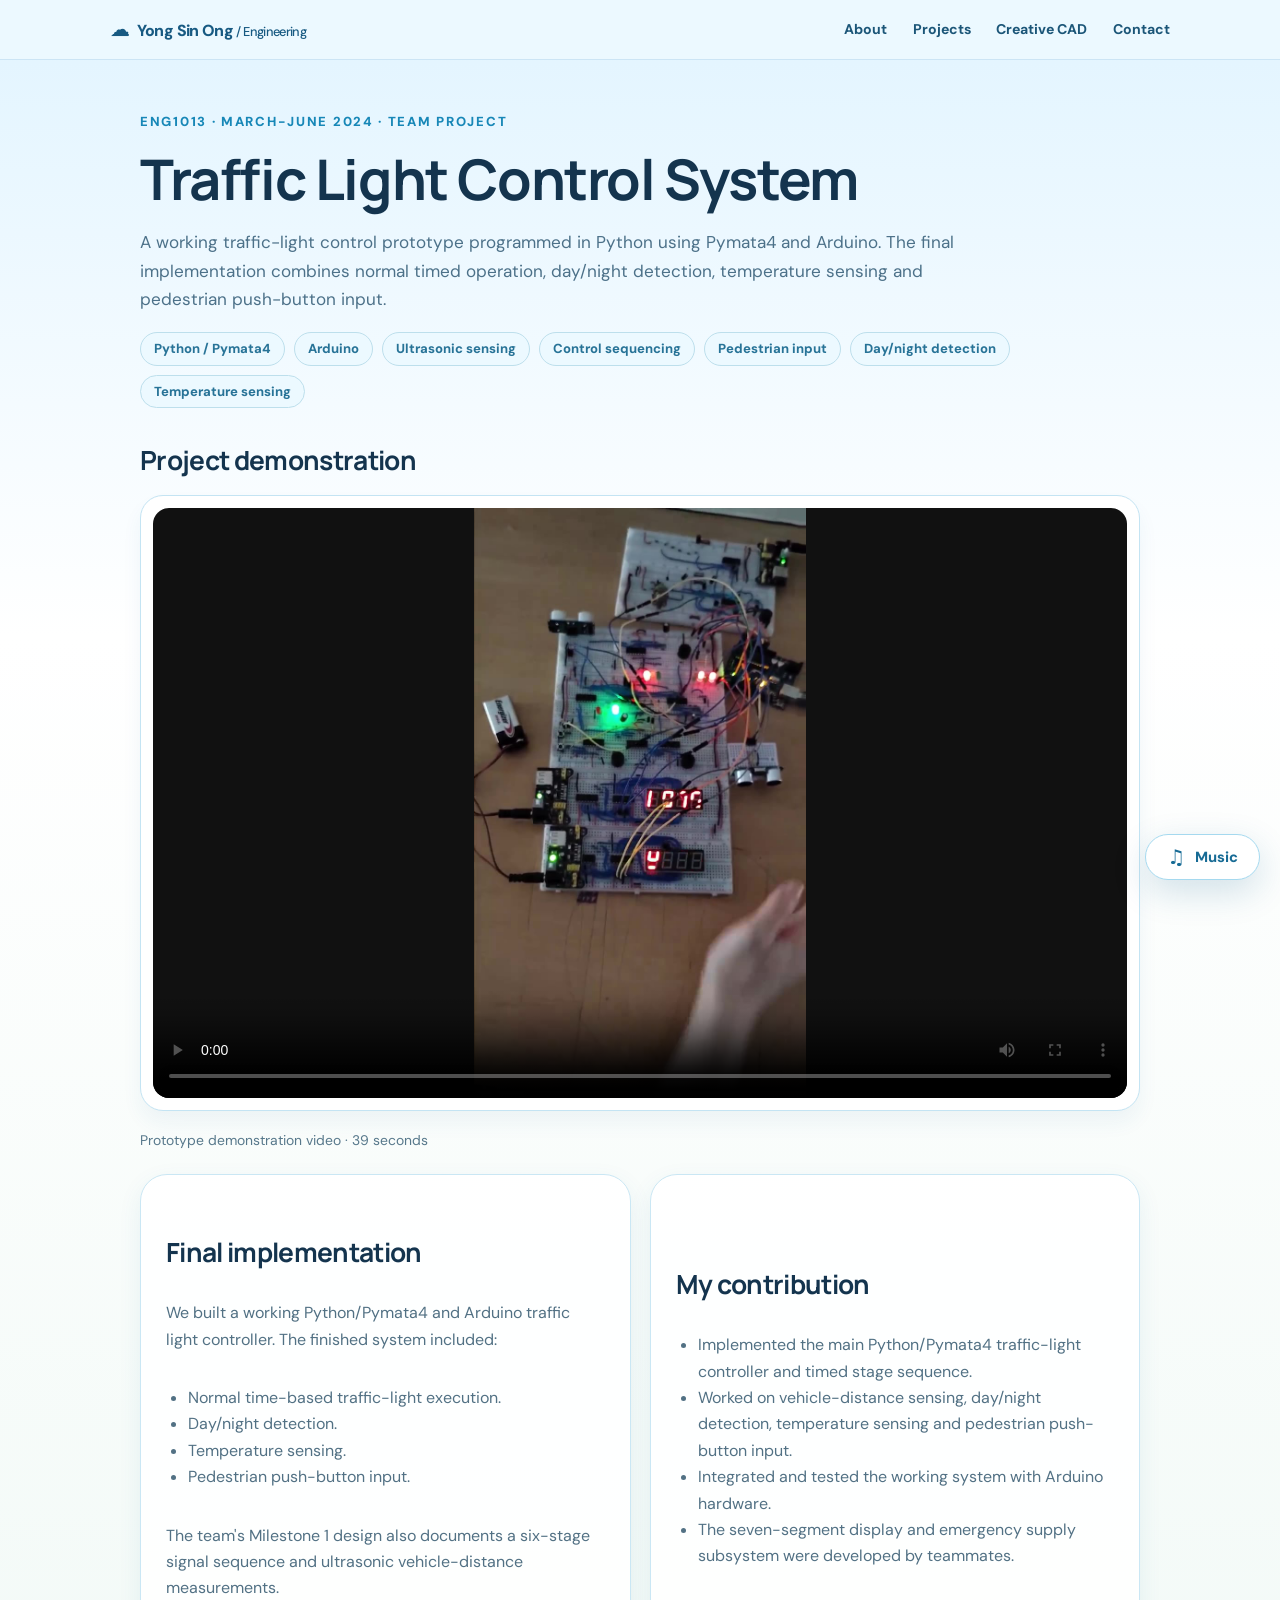
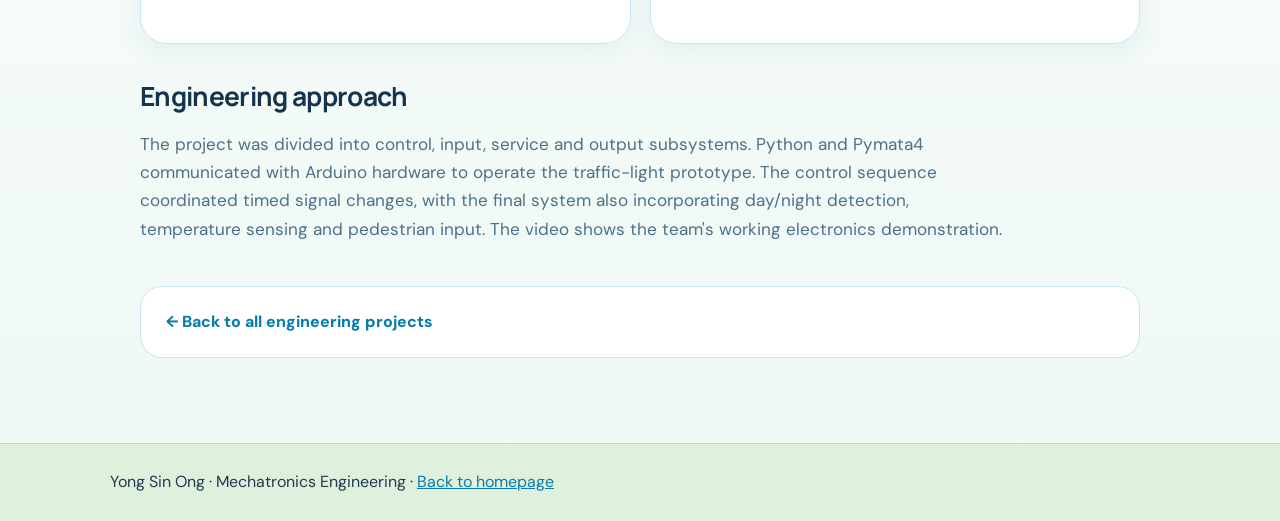
<file: projects/eng1013/index.html>
<!DOCTYPE html>
<html lang="en"><head><meta charset="utf-8"/><meta content="width=device-width,initial-scale=1" name="viewport"/><meta content="#e7f6ff" name="theme-color"/><link href="../../assets/images/favicon.svg" rel="icon" type="image/svg+xml"/><link href="../../assets/css/style.css" rel="stylesheet"/><title>Traffic Light Control System | Yong Sin Ong</title><meta content="A working traffic-light control prototype programmed in Python using Pymata4 and Arduino. The final implementation combines normal timed operation, day/night detection, temperature sensing and pedestrian push-button input." name="description"/></head><body class="project-page"><div id="site-view"><header class="site-header"><div class="site-container nav"><a class="brand" href="../../index.html"><span aria-hidden="true" class="cloud-mark">☁</span> Yong Sin Ong <span style="font-weight:500;font-size:.8rem">/ Engineering</span></a><nav aria-label="Site navigation" class="nav-links"><a href="../../index.html#about">About</a><a href="../../index.html#projects">Projects</a><a href="../../creative/index.html">Creative CAD</a><a href="../../index.html#contact">Contact</a></nav></div></header><main class="wrap project-content">
<div class="eyebrow">ENG1013 · March-June 2024 · Team project</div>
<h1>Traffic Light Control System</h1>
<p class="lead">A working traffic-light control prototype programmed in Python using Pymata4 and Arduino. The final implementation combines normal timed operation, day/night detection, temperature sensing and pedestrian push-button input.</p>
<div class="meta"><span class="pill">Python / Pymata4</span><span class="pill">Arduino</span><span class="pill">Ultrasonic sensing</span><span class="pill">Control sequencing</span><span class="pill">Pedestrian input</span><span class="pill">Day/night detection</span><span class="pill">Temperature sensing</span></div>
<h2>Project demonstration</h2>
<div class="video-wrap"><video aria-label="ENG1013 traffic light prototype demonstration" controls="" playsinline="" poster="assets/eng1013-poster.jpg" preload="metadata"><source src="assets/eng1013-traffic-lights.mp4" type="video/mp4"/>Your browser does not support the video tag. <a href="assets/eng1013-traffic-lights.mp4">Watch or download the demonstration</a>.</video></div>
<p class="caption">Prototype demonstration video · 39 seconds</p>
<div class="grid"><div class="card"><h2>Final implementation</h2><p>We built a working Python/Pymata4 and Arduino traffic light controller. The finished system included:</p><ul><li>Normal time-based traffic-light execution.</li><li>Day/night detection.</li><li>Temperature sensing.</li><li>Pedestrian push-button input.</li></ul><p>The team's Milestone 1 design also documents a six-stage signal sequence and ultrasonic vehicle-distance measurements.</p></div>
<div class="card"><h2>My contribution</h2><ul><li>Implemented the main Python/Pymata4 traffic-light controller and timed stage sequence.</li><li>Worked on vehicle-distance sensing, day/night detection, temperature sensing and pedestrian push-button input.</li><li>Integrated and tested the working system with Arduino hardware.</li><li>The seven-segment display and emergency supply subsystem were developed by teammates.</li></ul></div></div>
<h2>Engineering approach</h2><p class="lead">The project was divided into control, input, service and output subsystems. Python and Pymata4 communicated with Arduino hardware to operate the traffic-light prototype. The control sequence coordinated timed signal changes, with the final system also incorporating day/night detection, temperature sensing and pedestrian input. The video shows the team's working electronics demonstration.</p>
<div class="project-next"><a href="../../index.html#projects">← Back to all engineering projects</a></div></main><footer><div class="site-container">Yong Sin Ong · Mechatronics Engineering · <a href="../../index.html">Back to homepage</a></div></footer></div><div class="music-widget" id="music-widget"><div class="music-widget-inner">
<button aria-controls="music-panel" aria-expanded="false" aria-label="Open music player" class="music-toggle" id="music-toggle" type="button"><span aria-hidden="true" class="music-note">♫</span><span class="music-label">Music</span></button>
<section aria-label="Music player" class="music-panel" hidden="" id="music-panel">
<div class="music-panel-head"><div><span class="music-kicker">A LITTLE BACKGROUND MUSIC</span><strong>Soundtrack for your visit</strong></div><button aria-label="Close music player" class="music-close" id="music-close" type="button">×</button></div>
<div class="music-video" id="music-video"></div>
<p class="music-hint">Press play in the video if your browser doesn't start it automatically.</p>
<a class="music-source" href="https://youtu.be/52qj0foHFvo" rel="noopener noreferrer" target="_blank">Listen on YouTube ↗</a>
</section></div></div><script defer="" src="../../assets/js/site.js"></script></body></html>
</file>
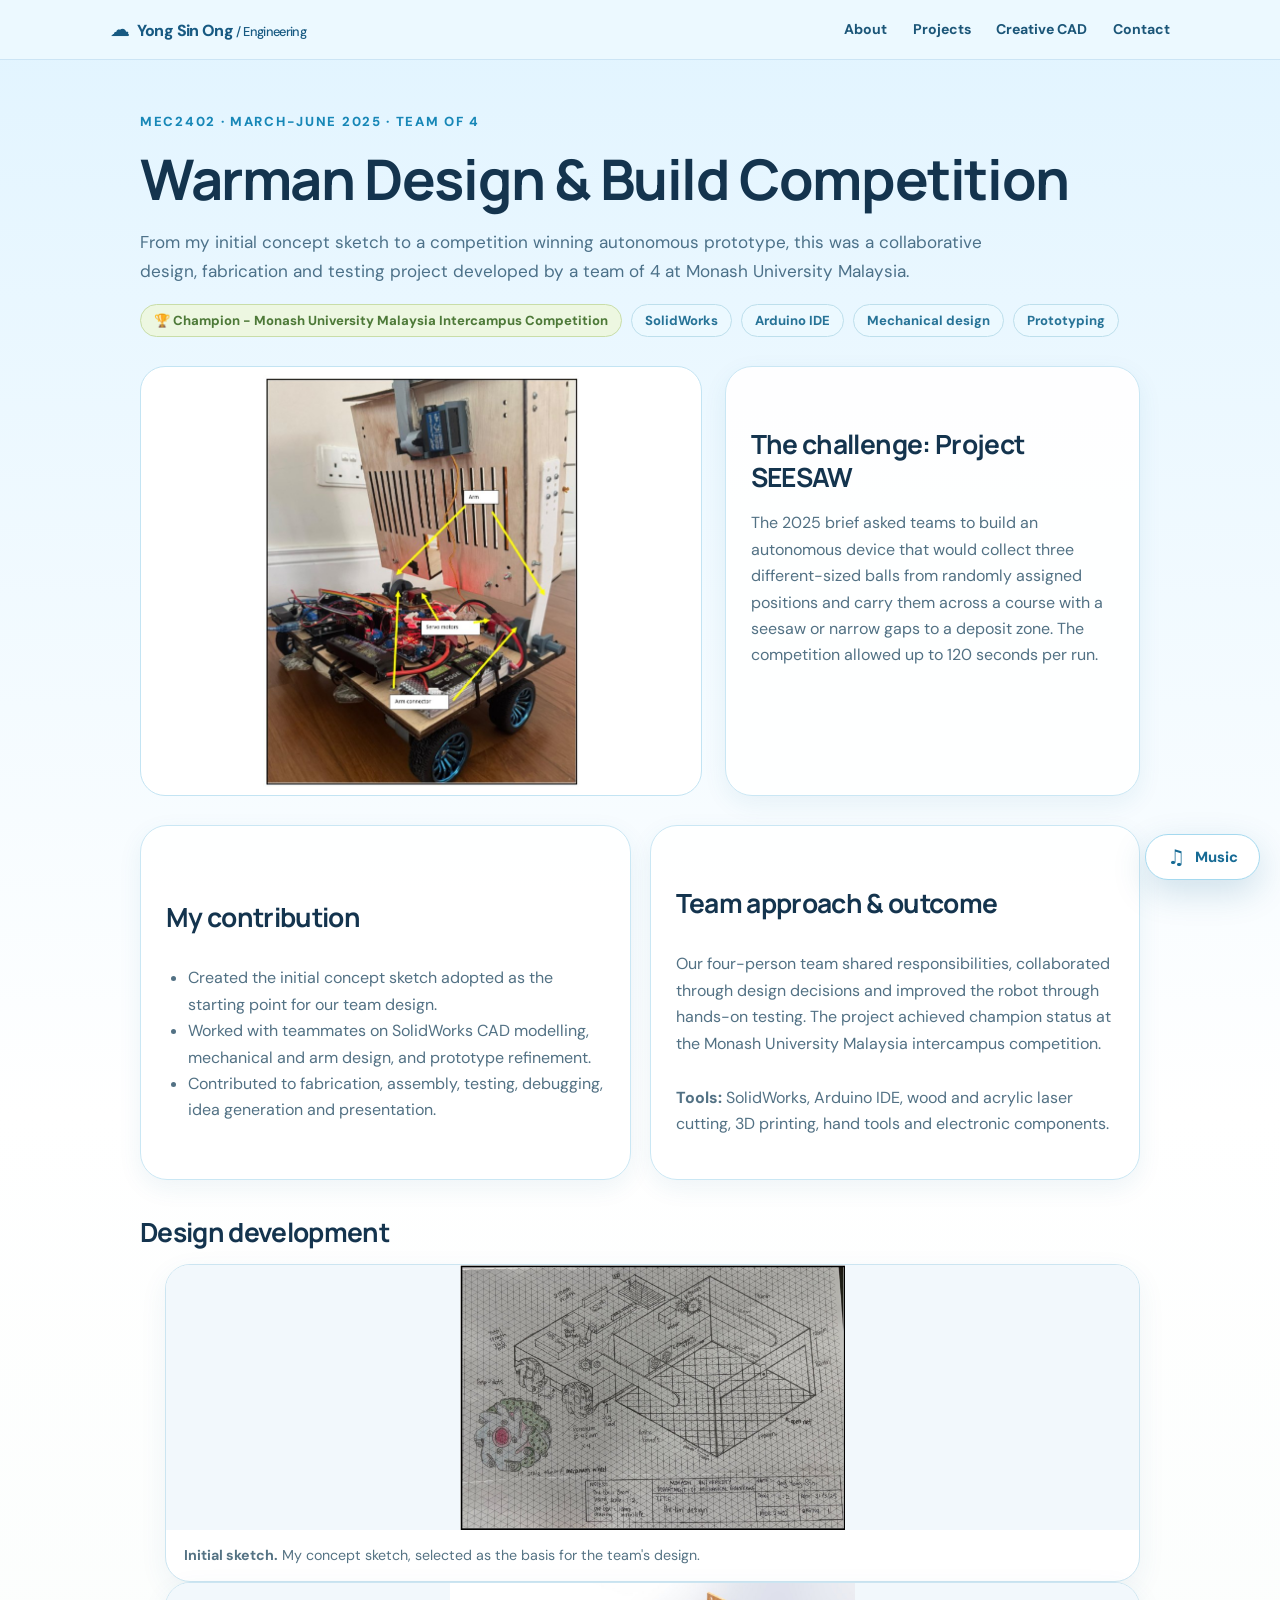
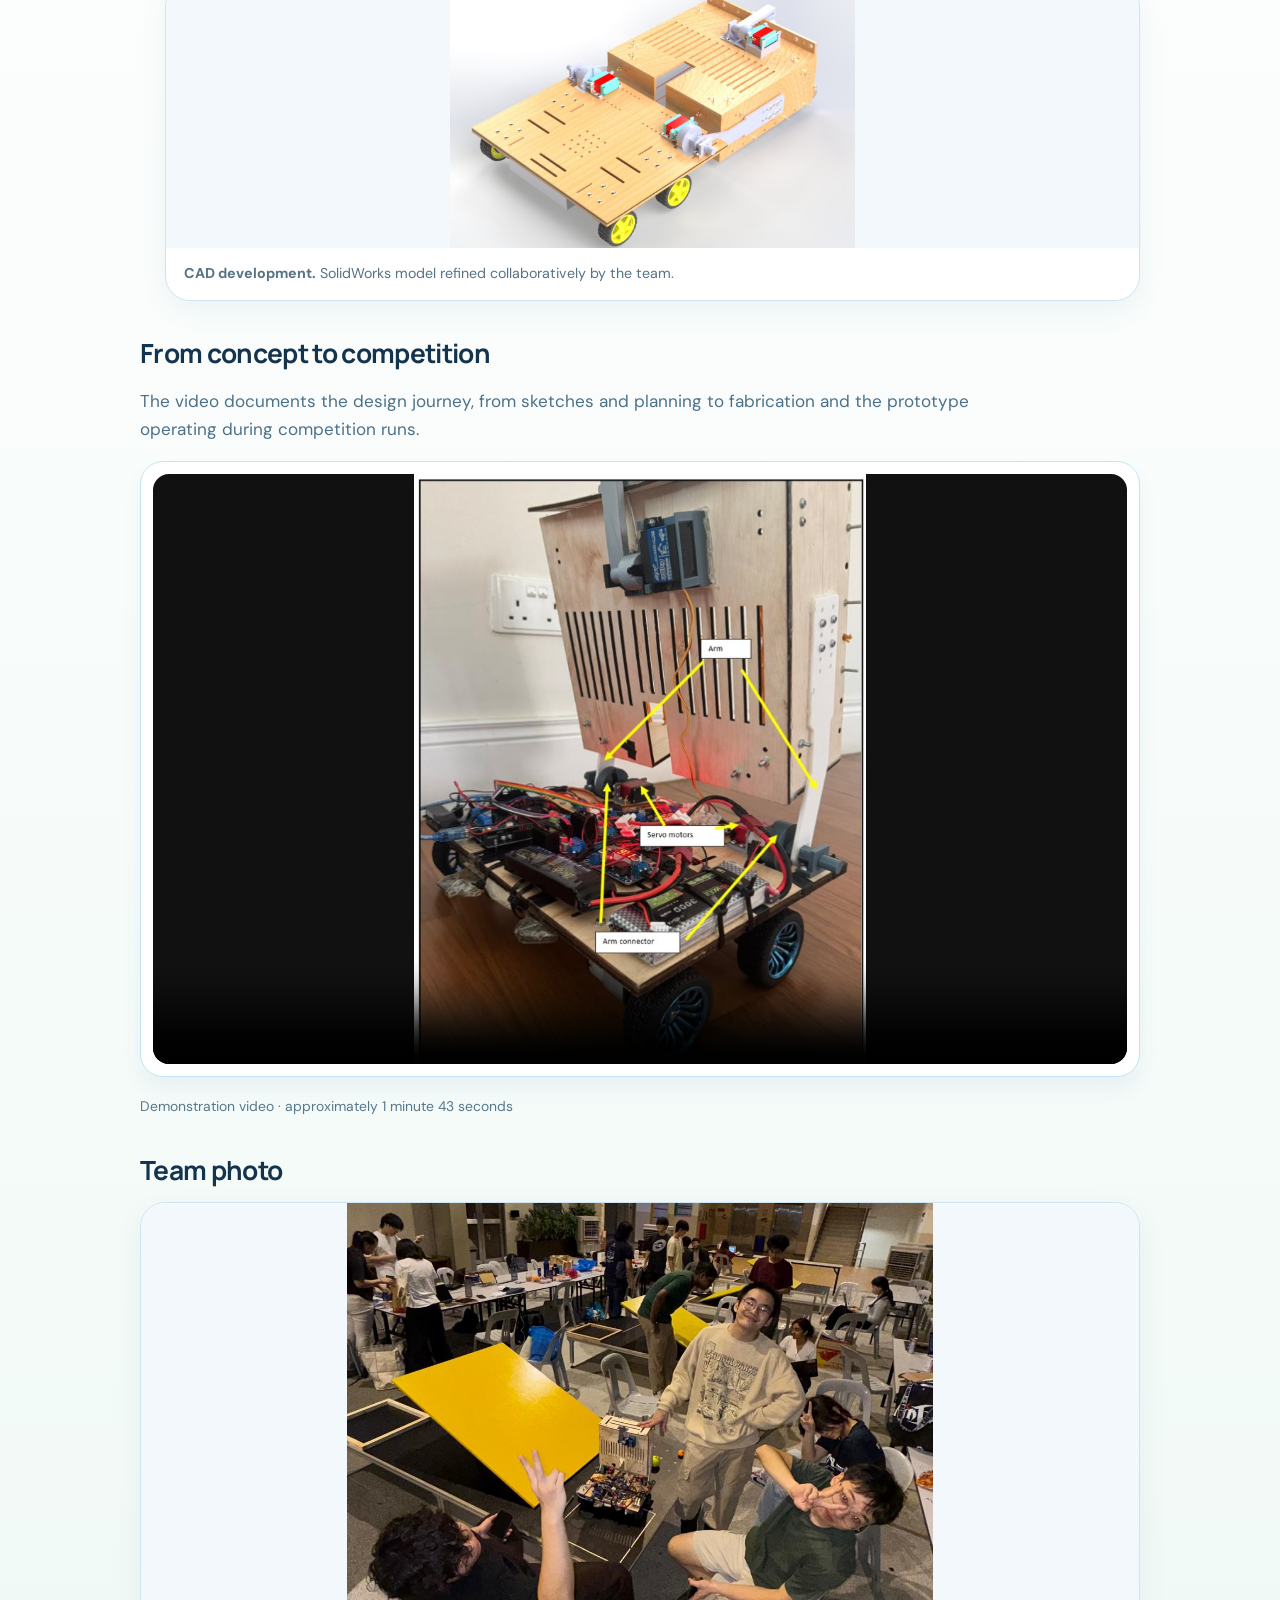
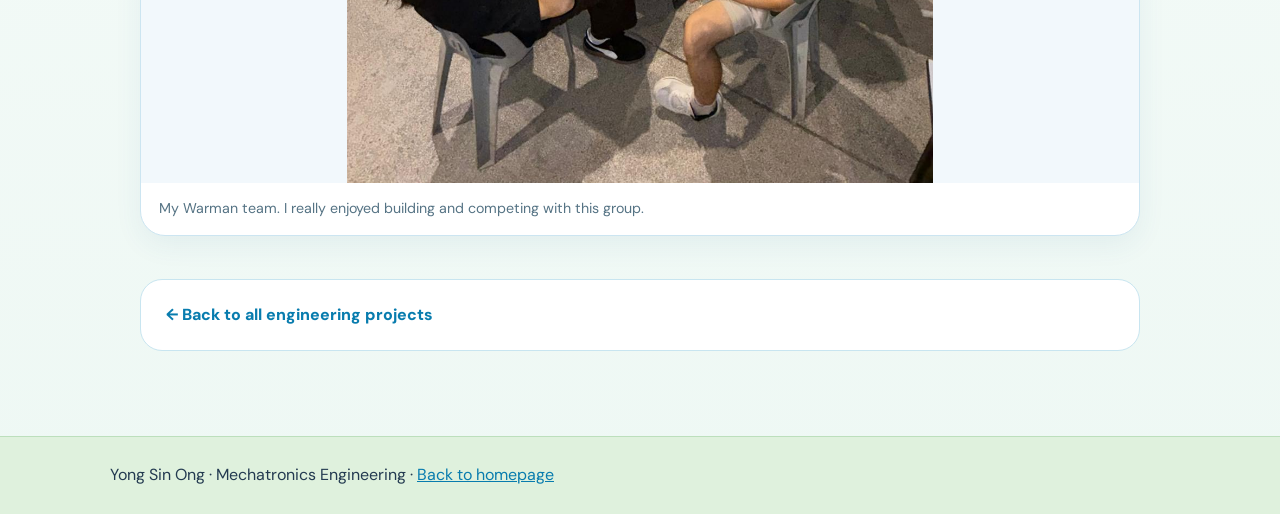
<file: projects/mec2402/index.html>
<!DOCTYPE html>
<html lang="en"><head><meta charset="utf-8"/><meta content="width=device-width,initial-scale=1" name="viewport"/><meta content="#e7f6ff" name="theme-color"/><link href="../../assets/images/favicon.svg" rel="icon" type="image/svg+xml"/><link href="../../assets/css/style.css" rel="stylesheet"/><title>Warman Design &amp; Build Competition | Yong Sin Ong</title><meta content="From my initial concept sketch to a competition winning autonomous prototype, this was a collaborative design, fabrication and testing project developed by a team of 4 at Monash University Malaysia." name="description"/></head><body class="project-page"><div id="site-view"><header class="site-header"><div class="site-container nav"><a class="brand" href="../../index.html"><span aria-hidden="true" class="cloud-mark">☁</span> Yong Sin Ong <span style="font-weight:500;font-size:.8rem">/ Engineering</span></a><nav aria-label="Site navigation" class="nav-links"><a href="../../index.html#about">About</a><a href="../../index.html#projects">Projects</a><a href="../../creative/index.html">Creative CAD</a><a href="../../index.html#contact">Contact</a></nav></div></header><main class="wrap project-content"><div class="eyebrow">MEC2402 · March-June 2025 · Team of 4</div>
<h1>Warman Design &amp; Build Competition</h1>
<p class="lead">From my initial concept sketch to a competition winning autonomous prototype, this was a collaborative design, fabrication and testing project developed by a team of 4 at Monash University Malaysia.</p>
<div class="meta"><span class="pill award">🏆 Champion - Monash University Malaysia Intercampus Competition</span><span class="pill">SolidWorks</span><span class="pill">Arduino IDE</span><span class="pill">Mechanical design</span><span class="pill">Prototyping</span></div>
<div class="hero"><img alt="Photograph of the team's physical Warman robot prototype, including wooden chassis, motorized mechanisms and electronics" class="hero-image" loading="eager" src="assets/warman-prototype.jpg"/><div class="panel"><h2>The challenge: Project SEESAW</h2><p>The 2025 brief asked teams to build an autonomous device that would collect three different-sized balls from randomly assigned positions and carry them across a course with a seesaw or narrow gaps to a deposit zone. The competition allowed up to 120 seconds per run.</p></div></div>
<div class="grid"><div class="card"><h2>My contribution</h2><ul><li>Created the initial concept sketch adopted as the starting point for our team design.</li><li>Worked with teammates on SolidWorks CAD modelling, mechanical and arm design, and prototype refinement.</li><li>Contributed to fabrication, assembly, testing, debugging, idea generation and presentation.</li></ul></div><div class="card"><h2>Team approach &amp; outcome</h2><p>Our four-person team shared responsibilities, collaborated through design decisions and improved the robot through hands-on testing. The project achieved champion status at the Monash University Malaysia intercampus competition.</p><p style="margin-top:12px"><strong>Tools:</strong> SolidWorks, Arduino IDE, wood and acrylic laser cutting, 3D printing, hand tools and electronic components.</p></div></div>
<h2>Design development</h2><div class="steps"><figure class="figure"><img alt="Original pencil engineering concept sketch of the Warman robot and ball-handling mechanism" loading="lazy" src="assets/warman-sketch.jpg"/><figcaption><strong>Initial sketch.</strong> My concept sketch, selected as the basis for the team's design.</figcaption></figure><figure class="figure"><img alt="SolidWorks rendered CAD assembly of the Warman wheeled robot with collection structure and actuators" loading="lazy" src="assets/warman-cad.jpg"/><figcaption><strong>CAD development.</strong> SolidWorks model refined collaboratively by the team.</figcaption></figure></div>
<h2>From concept to competition</h2><p class="lead">The video documents the design journey, from sketches and planning to fabrication and the prototype operating during competition runs.</p><div class="video-wrap"><video aria-label="Warman design and build journey and competition demonstration" controls="" playsinline="" poster="assets/warman-prototype.jpg" preload="metadata"><source src="assets/warman-demonstration.mp4" type="video/mp4"/>Your browser does not support this video. <a href="assets/warman-demonstration.mp4">Open the demonstration video</a>.</video></div><p class="caption">Demonstration video · approximately 1 minute 43 seconds</p>
<h2>Team photo</h2><figure class="figure team-photo"><img alt="Warman team members with their robot during competition preparation" loading="lazy" src="assets/warman-team.jpg"/><figcaption>My Warman team. I really enjoyed building and competing with this group.</figcaption></figure>
<div class="project-next"><a href="../../index.html#projects">← Back to all engineering projects</a></div></main><footer><div class="site-container">Yong Sin Ong · Mechatronics Engineering · <a href="../../index.html">Back to homepage</a></div></footer></div><div class="music-widget" id="music-widget"><div class="music-widget-inner">
<button aria-controls="music-panel" aria-expanded="false" aria-label="Open music player" class="music-toggle" id="music-toggle" type="button"><span aria-hidden="true" class="music-note">♫</span><span class="music-label">Music</span></button>
<section aria-label="Music player" class="music-panel" hidden="" id="music-panel">
<div class="music-panel-head"><div><span class="music-kicker">A LITTLE BACKGROUND MUSIC</span><strong>Soundtrack for your visit</strong></div><button aria-label="Close music player" class="music-close" id="music-close" type="button">×</button></div>
<div class="music-video" id="music-video"></div>
<p class="music-hint">Press play in the video if your browser doesn't start it automatically.</p>
<a class="music-source" href="https://youtu.be/52qj0foHFvo" rel="noopener noreferrer" target="_blank">Listen on YouTube ↗</a>
</section></div></div><script defer="" src="../../assets/js/site.js"></script></body></html>
</file>
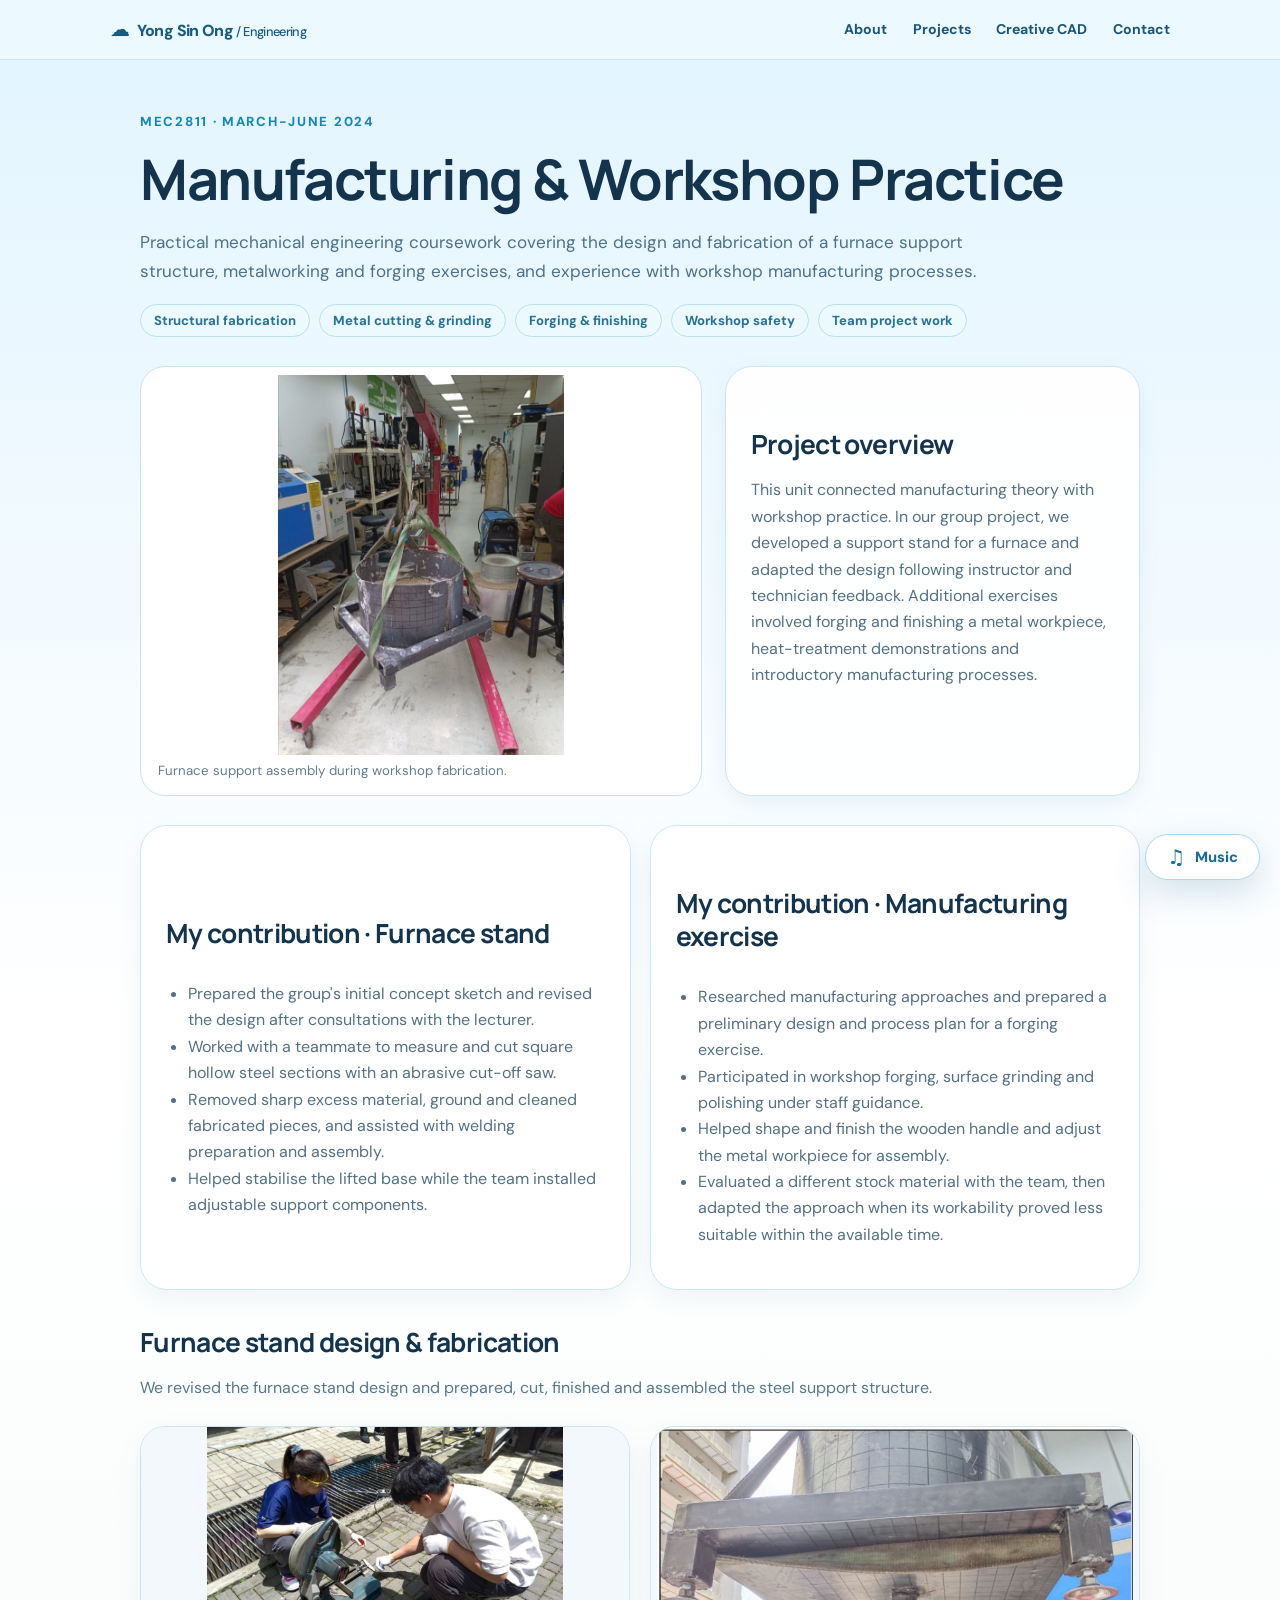
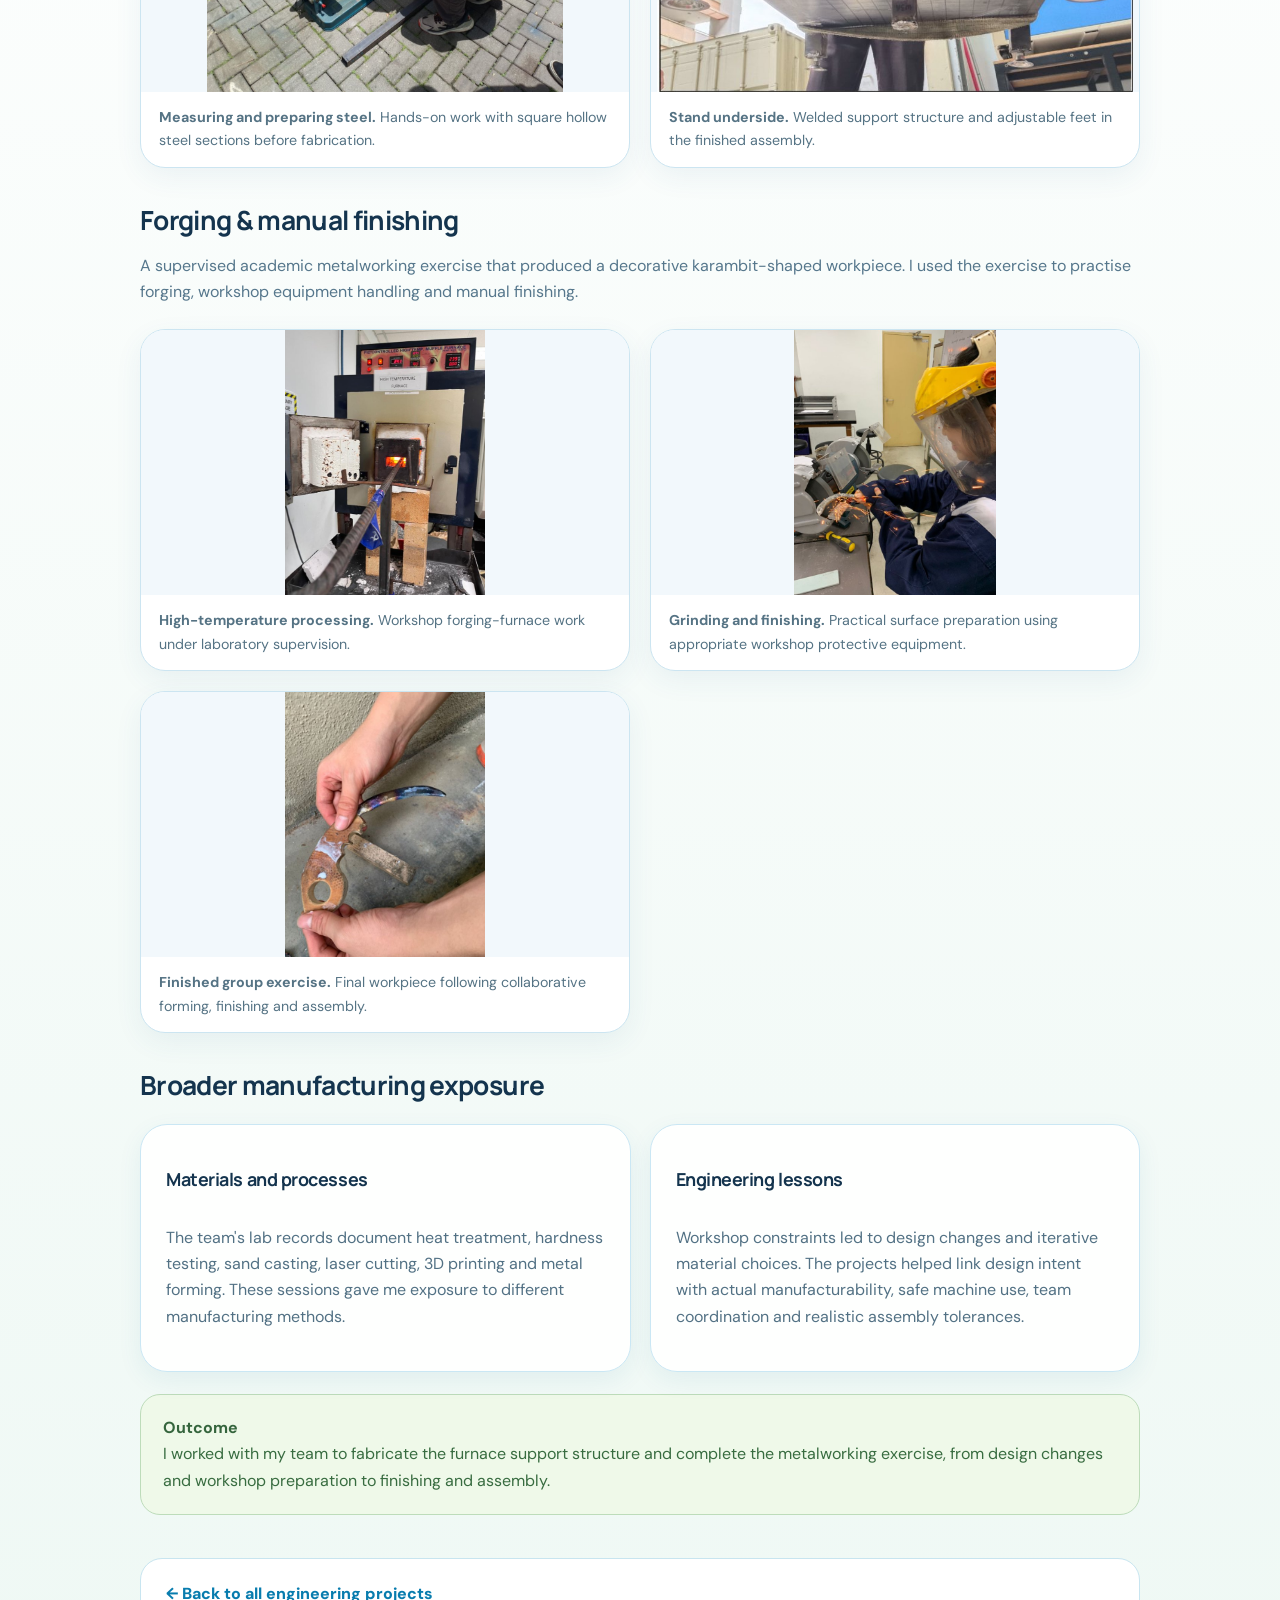
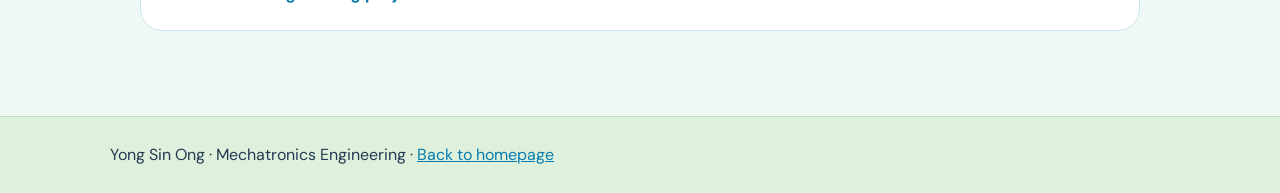
<file: projects/mec2811/index.html>
<!DOCTYPE html>
<html lang="en"><head><meta charset="utf-8"/><meta content="width=device-width,initial-scale=1" name="viewport"/><meta content="#e7f6ff" name="theme-color"/><link href="../../assets/images/favicon.svg" rel="icon" type="image/svg+xml"/><link href="../../assets/css/style.css" rel="stylesheet"/><title>Manufacturing &amp; Workshop Practice | Yong Sin Ong</title><meta content="Practical mechanical engineering coursework covering the design and fabrication of a furnace support structure, metalworking and forging exercises, and experience with workshop manufacturing processes." name="description"/></head><body class="project-page"><div id="site-view"><header class="site-header"><div class="site-container nav"><a class="brand" href="../../index.html"><span aria-hidden="true" class="cloud-mark">☁</span> Yong Sin Ong <span style="font-weight:500;font-size:.8rem">/ Engineering</span></a><nav aria-label="Site navigation" class="nav-links"><a href="../../index.html#about">About</a><a href="../../index.html#projects">Projects</a><a href="../../creative/index.html">Creative CAD</a><a href="../../index.html#contact">Contact</a></nav></div></header><main class="wrap project-content">
<div class="eyebrow">MEC2811 · March-June 2024</div>
<h1>Manufacturing &amp; Workshop Practice</h1>
<p class="lead">Practical mechanical engineering coursework covering the design and fabrication of a furnace support structure, metalworking and forging exercises, and experience with workshop manufacturing processes.</p>
<div class="meta"><span class="pill">Structural fabrication</span><span class="pill">Metal cutting &amp; grinding</span><span class="pill">Forging &amp; finishing</span><span class="pill">Workshop safety</span><span class="pill">Team project work</span></div>
<div class="hero"><figure class="hero-media"><img alt="Workshop furnace stand and base raised by a hoist for assembly of its support feet" loading="eager" src="assets/mec2811-furnace-stand.jpg"/><figcaption>Furnace support assembly during workshop fabrication.</figcaption></figure><section class="panel"><h2>Project overview</h2><p>This unit connected manufacturing theory with workshop practice. In our group project, we developed a support stand for a furnace and adapted the design following instructor and technician feedback. Additional exercises involved forging and finishing a metal workpiece, heat-treatment demonstrations and introductory manufacturing processes.</p></section></div>
<div class="grid">
<section class="card"><h2>My contribution · Furnace stand</h2><ul><li>Prepared the group's initial concept sketch and revised the design after consultations with the lecturer.</li><li>Worked with a teammate to measure and cut square hollow steel sections with an abrasive cut-off saw.</li><li>Removed sharp excess material, ground and cleaned fabricated pieces, and assisted with welding preparation and assembly.</li><li>Helped stabilise the lifted base while the team installed adjustable support components.</li></ul></section>
<section class="card"><h2>My contribution · Manufacturing exercise</h2><ul><li>Researched manufacturing approaches and prepared a preliminary design and process plan for a forging exercise.</li><li>Participated in workshop forging, surface grinding and polishing under staff guidance.</li><li>Helped shape and finish the wooden handle and adjust the metal workpiece for assembly.</li><li>Evaluated a different stock material with the team, then adapted the approach when its workability proved less suitable within the available time.</li></ul></section>
</div>
<h2>Furnace stand design &amp; fabrication</h2>
<p class="section-lead">We revised the furnace stand design and prepared, cut, finished and assembled the steel support structure.</p>
<div class="gallery">
<figure class="figure"><img alt="Two students measuring and preparing a steel box-section bar beside an abrasive cut-off saw" loading="lazy" src="assets/mec2811-steel-cutting.jpg"/><figcaption><strong>Measuring and preparing steel.</strong> Hands-on work with square hollow steel sections before fabrication.</figcaption></figure>
<figure class="figure"><img alt="Completed steel support frame photographed from below, showing welded sections and adjustable feet" loading="lazy" src="assets/mec2811-furnace-underside.jpg"/><figcaption><strong>Stand underside.</strong> Welded support structure and adjustable feet in the finished assembly.</figcaption></figure>
</div>
<h2>Forging &amp; manual finishing</h2>
<p class="section-lead">A supervised academic metalworking exercise that produced a decorative karambit-shaped workpiece. I used the exercise to practise forging, workshop equipment handling and manual finishing.</p>
<div class="gallery">
<figure class="figure"><img alt="Steel workpiece being heated in a high-temperature laboratory furnace" loading="lazy" src="assets/mec2811-heating-furnace.jpg"/><figcaption><strong>High-temperature processing.</strong> Workshop forging-furnace work under laboratory supervision.</figcaption></figure>
<figure class="figure"><img alt="Student wearing a face shield and protective clothing while operating a bench grinder" loading="lazy" src="assets/mec2811-grinding.jpg"/><figcaption><strong>Grinding and finishing.</strong> Practical surface preparation using appropriate workshop protective equipment.</figcaption></figure>
<figure class="figure"><img alt="Completed decorative curved metalwork exercise with a wooden handle" loading="lazy" src="assets/mec2811-finished-forging.jpg"/><figcaption><strong>Finished group exercise.</strong> Final workpiece following collaborative forming, finishing and assembly.</figcaption></figure>
</div>
<h2>Broader manufacturing exposure</h2>
<div class="grid">
<section class="card"><h3>Materials and processes</h3><p>The team's lab records document heat treatment, hardness testing, sand casting, laser cutting, 3D printing and metal forming. These sessions gave me exposure to different manufacturing methods.</p></section>
<section class="card"><h3>Engineering lessons</h3><p>Workshop constraints led to design changes and iterative material choices. The projects helped link design intent with actual manufacturability, safe machine use, team coordination and realistic assembly tolerances.</p></section>
</div>
<div class="result"><strong>Outcome</strong><div>I worked with my team to fabricate the furnace support structure and complete the metalworking exercise, from design changes and workshop preparation to finishing and assembly.</div></div>
<div class="project-next"><a href="../../index.html#projects">← Back to all engineering projects</a></div></main><footer><div class="site-container">Yong Sin Ong · Mechatronics Engineering · <a href="../../index.html">Back to homepage</a></div></footer></div><div class="music-widget" id="music-widget"><div class="music-widget-inner">
<button aria-controls="music-panel" aria-expanded="false" aria-label="Open music player" class="music-toggle" id="music-toggle" type="button"><span aria-hidden="true" class="music-note">♫</span><span class="music-label">Music</span></button>
<section aria-label="Music player" class="music-panel" hidden="" id="music-panel">
<div class="music-panel-head"><div><span class="music-kicker">A LITTLE BACKGROUND MUSIC</span><strong>Soundtrack for your visit</strong></div><button aria-label="Close music player" class="music-close" id="music-close" type="button">×</button></div>
<div class="music-video" id="music-video"></div>
<p class="music-hint">Press play in the video if your browser doesn't start it automatically.</p>
<a class="music-source" href="https://youtu.be/52qj0foHFvo" rel="noopener noreferrer" target="_blank">Listen on YouTube ↗</a>
</section></div></div><script defer="" src="../../assets/js/site.js"></script></body></html>
</file>
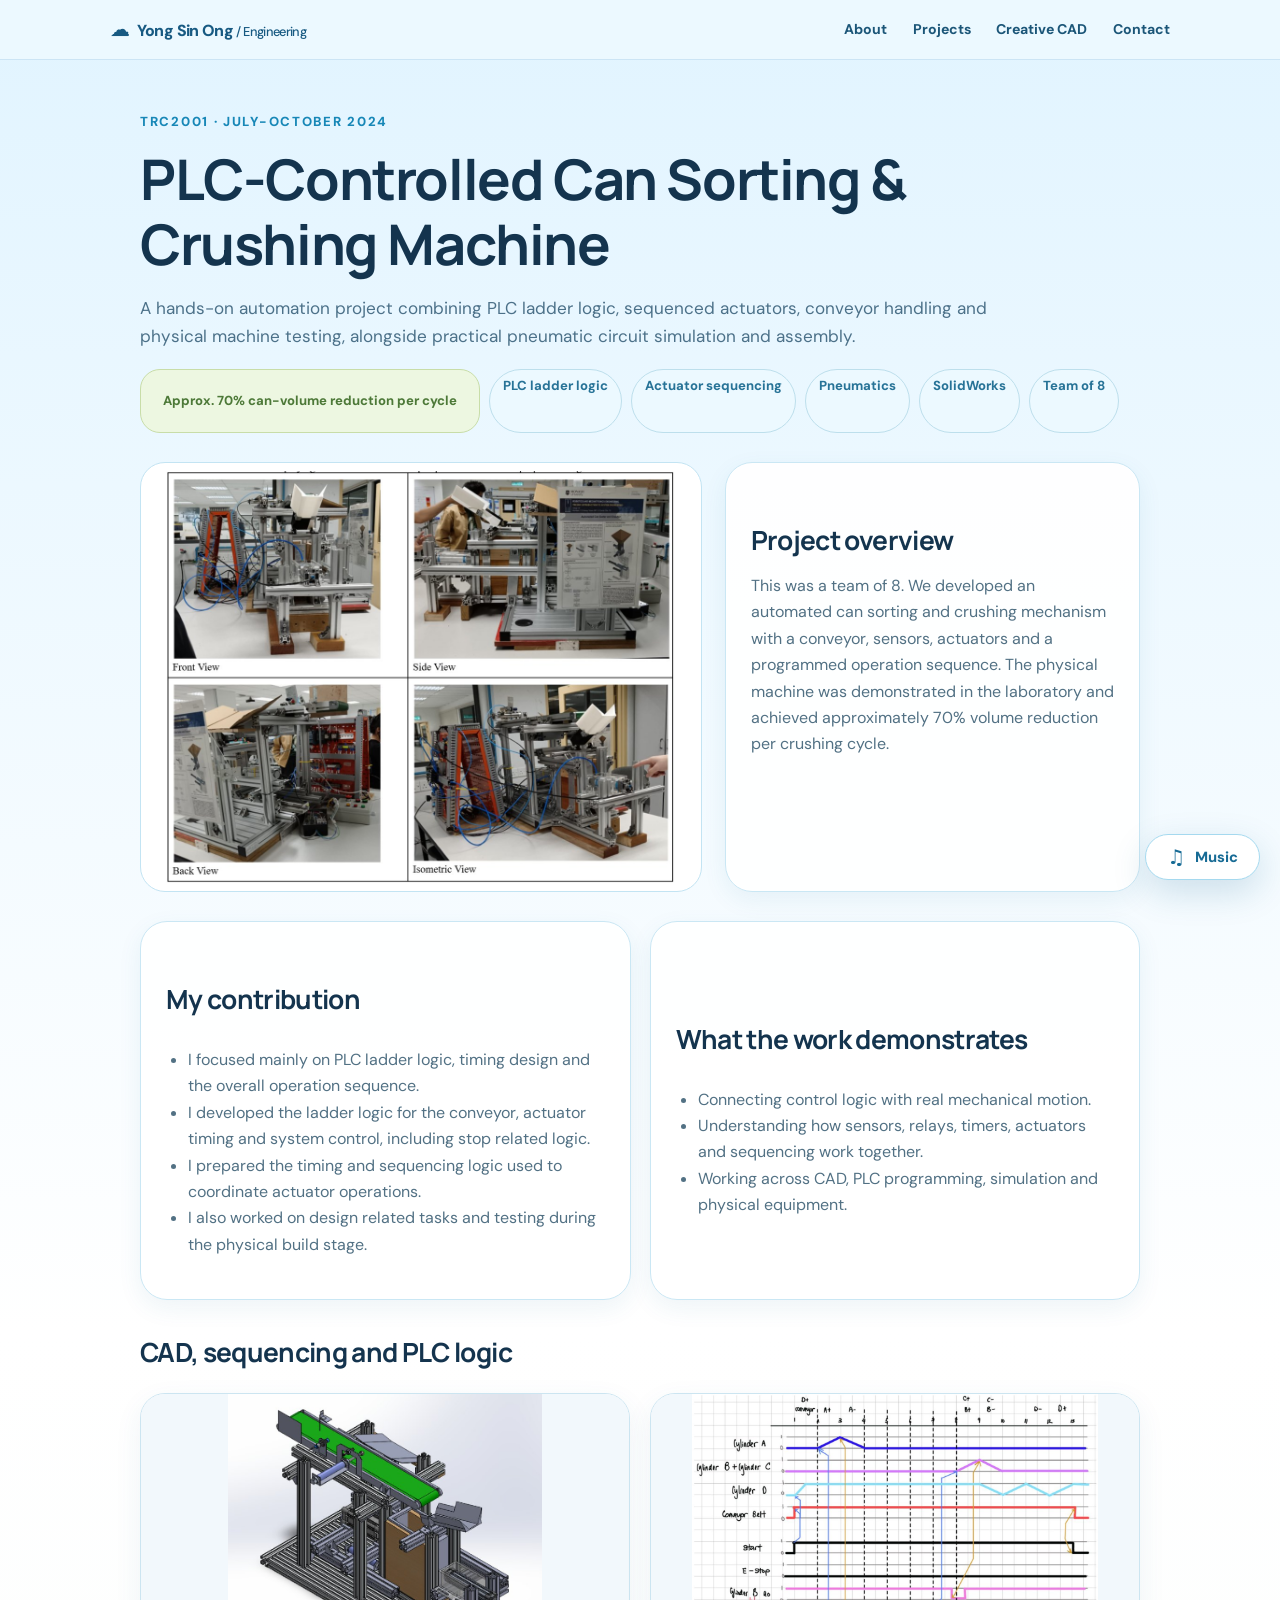
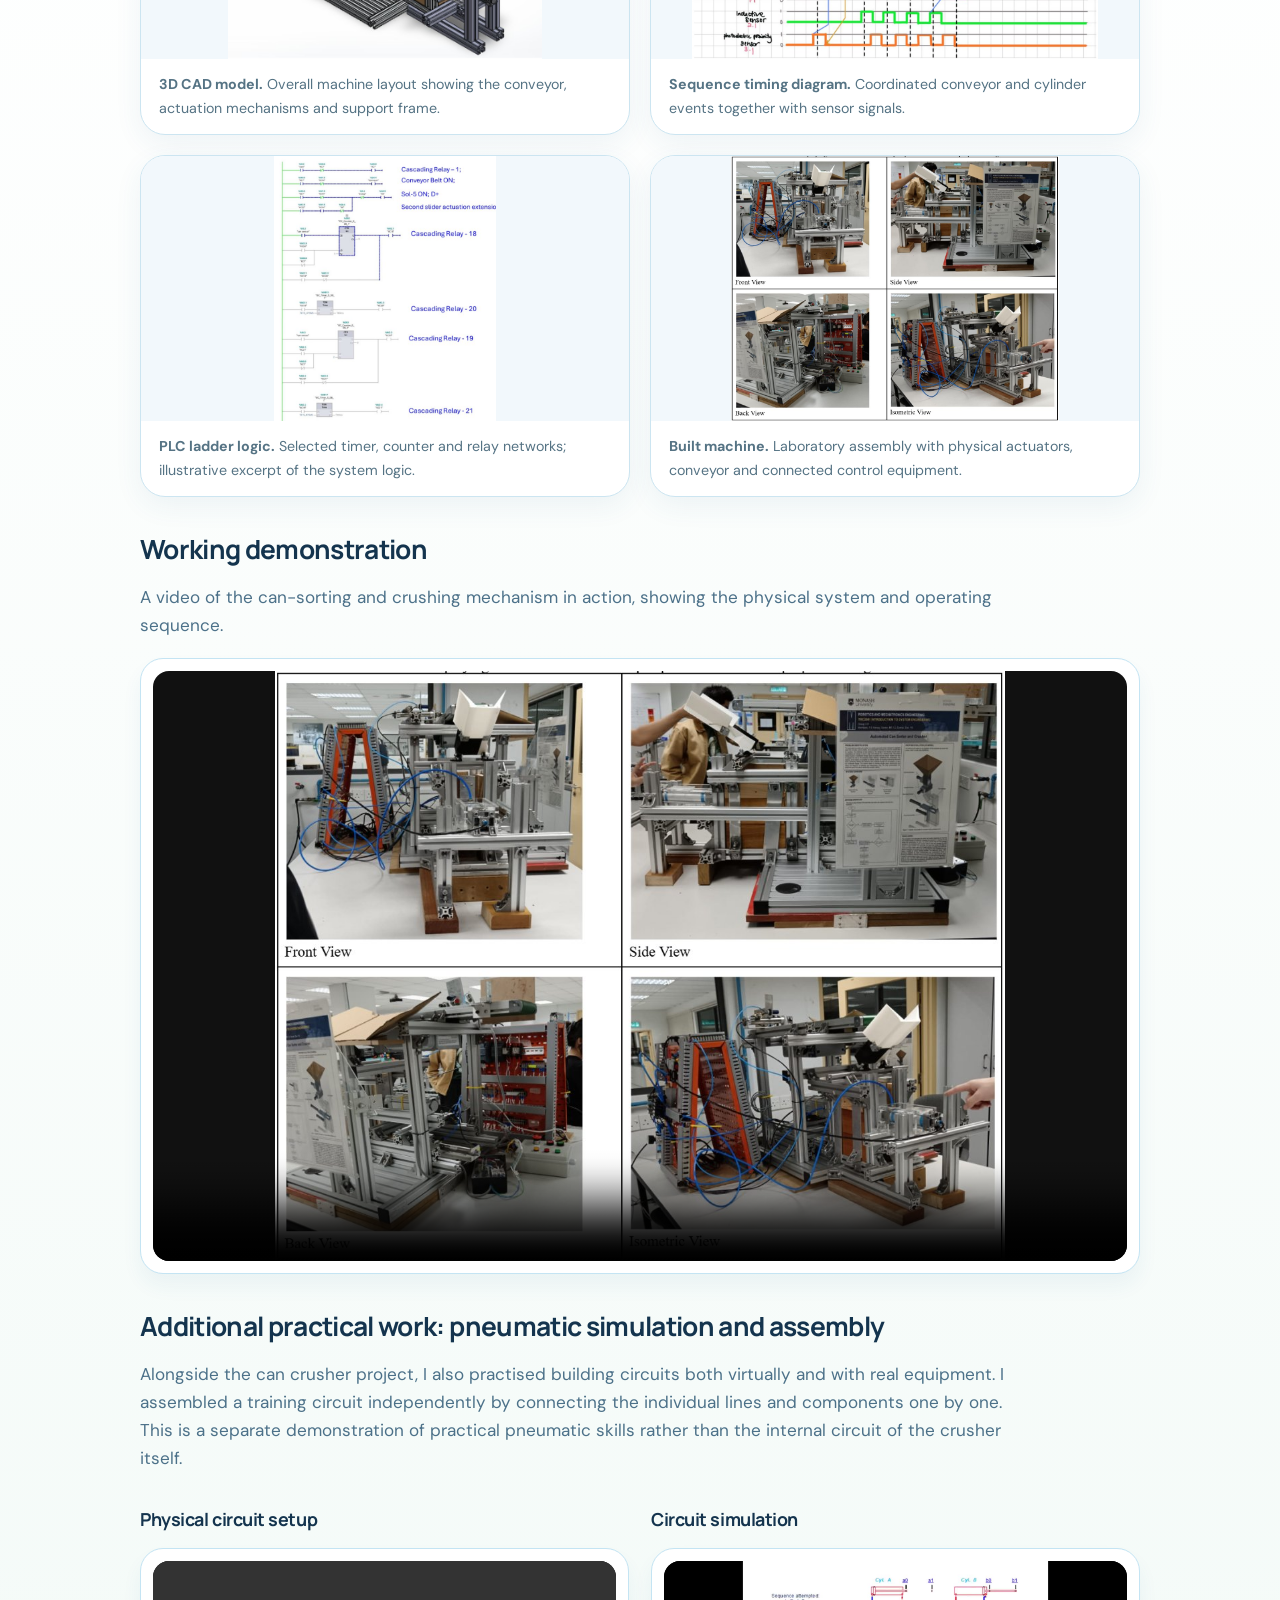
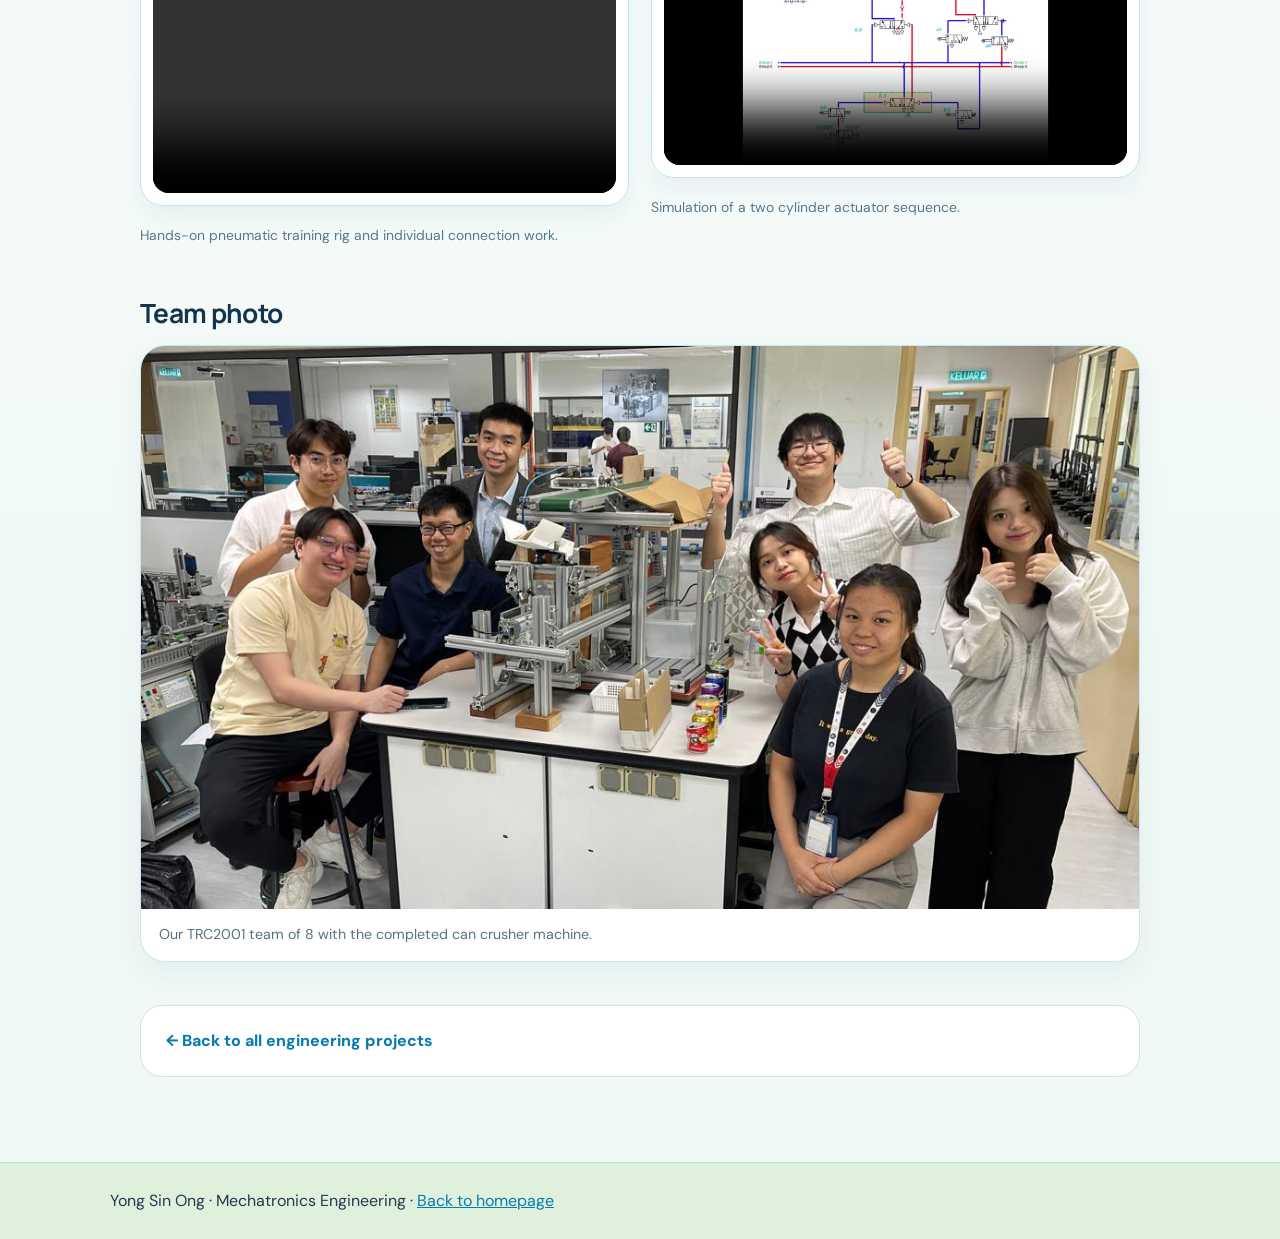
<file: projects/trc2001/index.html>
<!DOCTYPE html>
<html lang="en"><head><meta charset="utf-8"/><meta content="width=device-width,initial-scale=1" name="viewport"/><meta content="#e7f6ff" name="theme-color"/><link href="../../assets/images/favicon.svg" rel="icon" type="image/svg+xml"/><link href="../../assets/css/style.css" rel="stylesheet"/><title>PLC-Controlled Can Sorting &amp; Crushing Machine | Yong Sin Ong</title><meta content="PLC can sorting and crushing machine with separate pneumatic circuit simulation and hands-on connection experience." name="description"/></head><body class="project-page"><div id="site-view"><header class="site-header"><div class="site-container nav"><a class="brand" href="../../index.html"><span aria-hidden="true" class="cloud-mark">☁</span> Yong Sin Ong <span style="font-weight:500;font-size:.8rem">/ Engineering</span></a><nav aria-label="Site navigation" class="nav-links"><a href="../../index.html#about">About</a><a href="../../index.html#projects">Projects</a><a href="../../creative/index.html">Creative CAD</a><a href="../../index.html#contact">Contact</a></nav></div></header><main class="wrap project-content"><div class="eyebrow">TRC2001 · July-October 2024</div><h1>PLC-Controlled Can Sorting &amp; Crushing Machine</h1>
<p class="lead">A hands-on automation project combining PLC ladder logic, sequenced actuators, conveyor handling and physical machine testing, alongside practical pneumatic circuit simulation and assembly.</p>
<div class="meta"><span class="pill result">Approx. 70% can-volume reduction per cycle</span><span class="pill">PLC ladder logic</span><span class="pill">Actuator sequencing</span><span class="pill">Pneumatics</span><span class="pill">SolidWorks</span><span class="pill">Team of 8</span></div>
<div class="hero"><img alt="Four photographs of the physical can sorter and crusher from front, side, rear and isometric views" class="hero-image" loading="eager" src="assets/can-crusher-machine.jpg"/><div class="panel"><h2>Project overview</h2><p>This was a team of 8. We developed an automated can sorting and crushing mechanism with a conveyor, sensors, actuators and a programmed operation sequence. The physical machine was demonstrated in the laboratory and achieved approximately 70% volume reduction per crushing cycle.</p></div></div>
<div class="grid"><section class="card"><h2>My contribution</h2><ul><li>I focused mainly on PLC ladder logic, timing design and the overall operation sequence.</li><li>I developed the ladder logic for the conveyor, actuator timing and system control, including stop related logic.</li><li>I prepared the timing and sequencing logic used to coordinate actuator operations.</li><li>I also worked on design related tasks and testing during the physical build stage.</li></ul></section><section class="card"><h2>What the work demonstrates</h2><ul><li>Connecting control logic with real mechanical motion.</li><li>Understanding how sensors, relays, timers, actuators and sequencing work together.</li><li>Working across CAD, PLC programming, simulation and physical equipment.</li></ul></section></div>
<h2>CAD, sequencing and PLC logic</h2><div class="gallery">
<figure class="figure"><img alt="3D CAD assembly of can sorting and crushing machine with conveyor, actuators and aluminium extrusion frame" loading="lazy" src="assets/can-crusher-cad.jpg"/><figcaption><strong>3D CAD model.</strong> Overall machine layout showing the conveyor, actuation mechanisms and support frame.</figcaption></figure>
<figure class="figure"><img alt="Hand-drawn timing diagram for cylinders A, B, C and D, conveyor and sensor signals" loading="lazy" src="assets/can-crusher-timing.jpg"/><figcaption><strong>Sequence timing diagram.</strong> Coordinated conveyor and cylinder events together with sensor signals.</figcaption></figure>
<figure class="figure"><img alt="PLC ladder logic screenshot with timers, counters and relay outputs" loading="lazy" src="assets/can-crusher-ladder.jpg"/><figcaption><strong>PLC ladder logic.</strong> Selected timer, counter and relay networks; illustrative excerpt of the system logic.</figcaption></figure>
<figure class="figure"><img alt="Collage of actual can crushing and sorting rig from multiple angles" loading="lazy" src="assets/can-crusher-machine.jpg"/><figcaption><strong>Built machine.</strong> Laboratory assembly with physical actuators, conveyor and connected control equipment.</figcaption></figure></div>
<h2>Working demonstration</h2><p class="lead">A video of the can-sorting and crushing mechanism in action, showing the physical system and operating sequence.</p>
<div class="video-wrap"><video aria-label="Can sorter and crusher working demonstration" controls="" playsinline="" poster="assets/can-crusher-machine.jpg" preload="metadata"><source src="assets/can-crusher-demo.mp4" type="video/mp4"/>Your browser cannot play this video. <a href="assets/can-crusher-demo.mp4">Open the video</a>.</video></div>
<h2>Additional practical work: pneumatic simulation and assembly</h2><p class="lead">Alongside the can crusher project, I also practised building circuits both virtually and with real equipment. I assembled a training circuit independently by connecting the individual lines and components one by one. This is a separate demonstration of practical pneumatic skills rather than the internal circuit of the crusher itself.</p>
<div class="small-videos"><div><h3>Physical circuit setup</h3><div class="video-wrap"><video aria-label="Hands-on fluid power circuit assembly and setup" controls="" playsinline="" preload="metadata"><source src="assets/fluid-power-hands-on.mp4" type="video/mp4"/>Your browser cannot play this video.</video></div><p class="caption">Hands-on pneumatic training rig and individual connection work.</p></div><div><h3>Circuit simulation</h3><div class="video-wrap"><video aria-label="Fluid power circuit and actuator sequence simulation" controls="" playsinline="" poster="assets/fluid-power-simulation.jpg" preload="metadata"><source src="assets/fluid-power-simulation.mp4" type="video/mp4"/>Your browser cannot play this video.</video></div><p class="caption">Simulation of a two cylinder actuator sequence.</p></div></div>
<h2>Team photo</h2><figure class="figure team-photo"><img alt="TRC2001 can crusher team standing with the completed machine in the lab" loading="lazy" src="assets/can-crusher-team.jpg"/><figcaption>Our TRC2001 team of 8 with the completed can crusher machine.</figcaption></figure><div class="project-next"><a href="../../index.html#projects">← Back to all engineering projects</a></div></main><footer><div class="site-container">Yong Sin Ong · Mechatronics Engineering · <a href="../../index.html">Back to homepage</a></div></footer></div><div class="music-widget" id="music-widget"><div class="music-widget-inner">
<button aria-controls="music-panel" aria-expanded="false" aria-label="Open music player" class="music-toggle" id="music-toggle" type="button"><span aria-hidden="true" class="music-note">♫</span><span class="music-label">Music</span></button>
<section aria-label="Music player" class="music-panel" hidden="" id="music-panel">
<div class="music-panel-head"><div><span class="music-kicker">A LITTLE BACKGROUND MUSIC</span><strong>Soundtrack for your visit</strong></div><button aria-label="Close music player" class="music-close" id="music-close" type="button">×</button></div>
<div class="music-video" id="music-video"></div>
<p class="music-hint">Press play in the video if your browser doesn't start it automatically.</p>
<a class="music-source" href="https://youtu.be/52qj0foHFvo" rel="noopener noreferrer" target="_blank">Listen on YouTube ↗</a>
</section></div></div><script defer="" src="../../assets/js/site.js"></script></body></html>
</file>
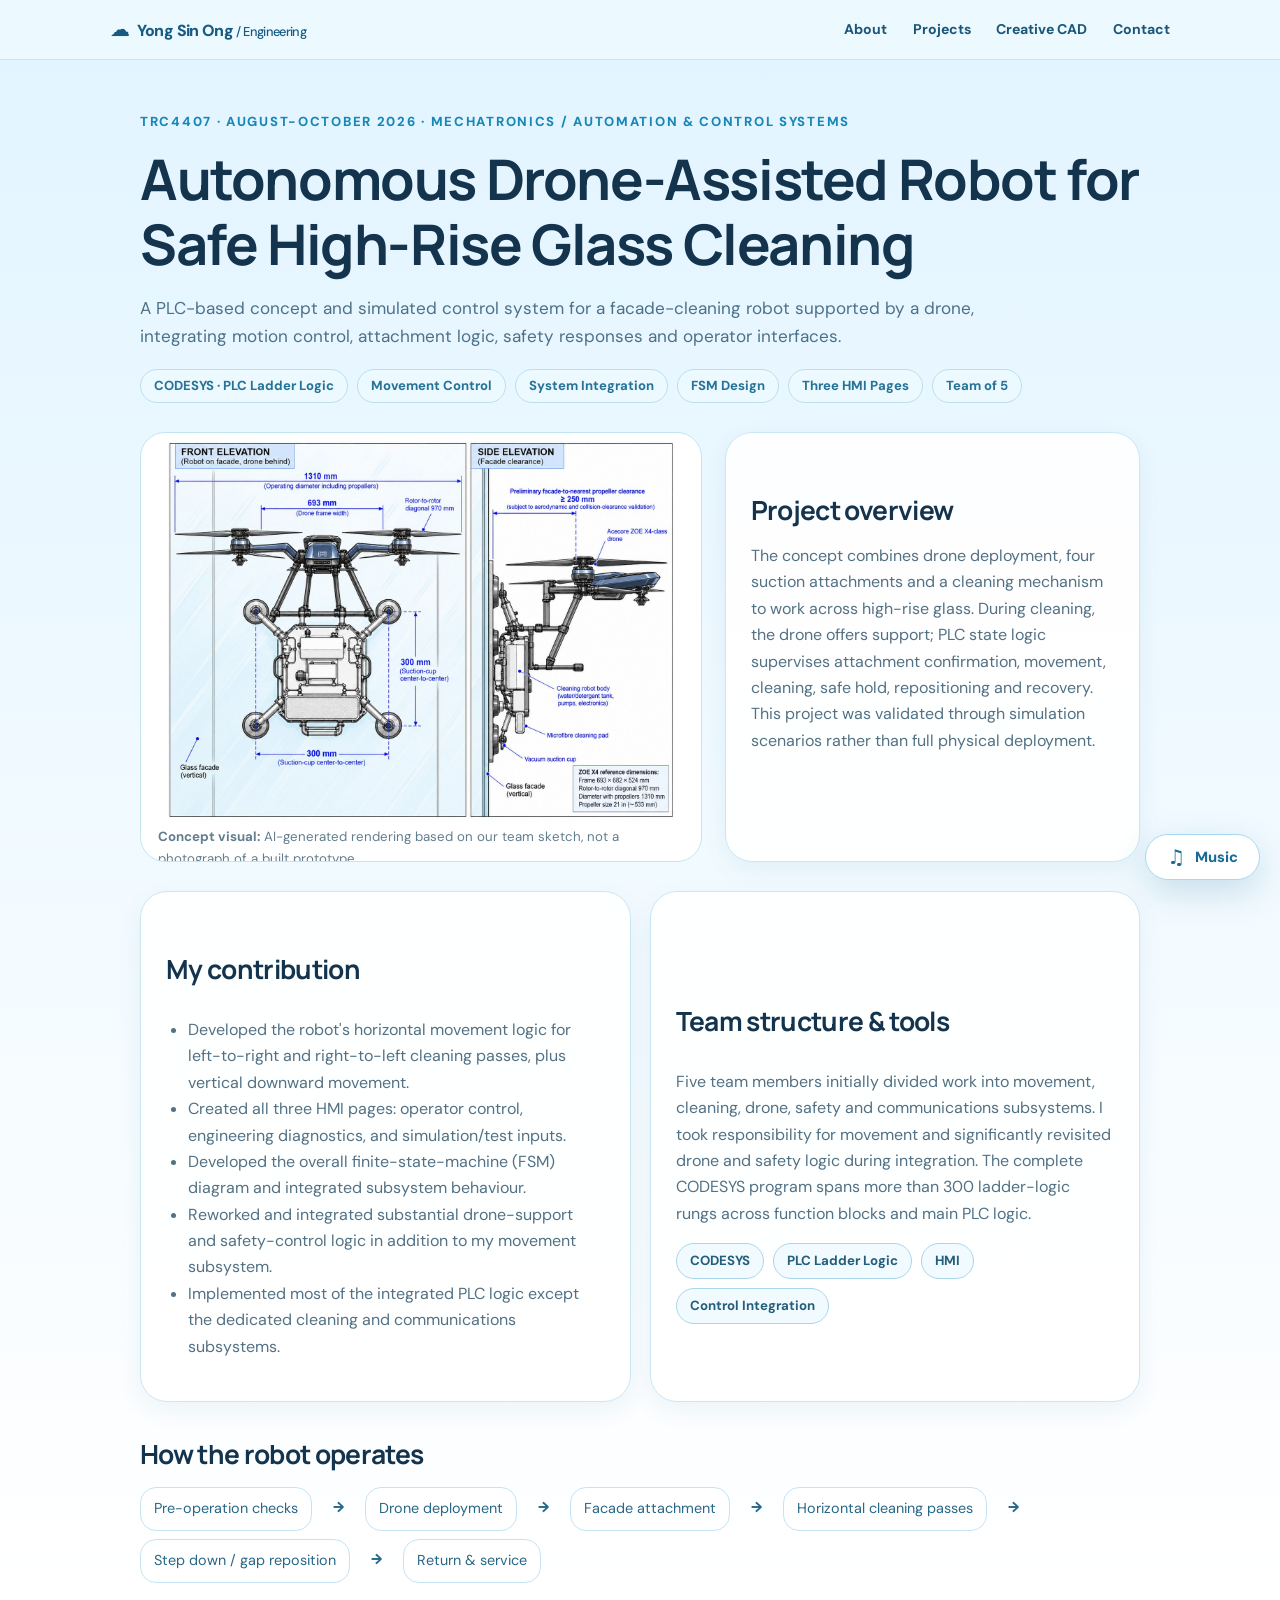
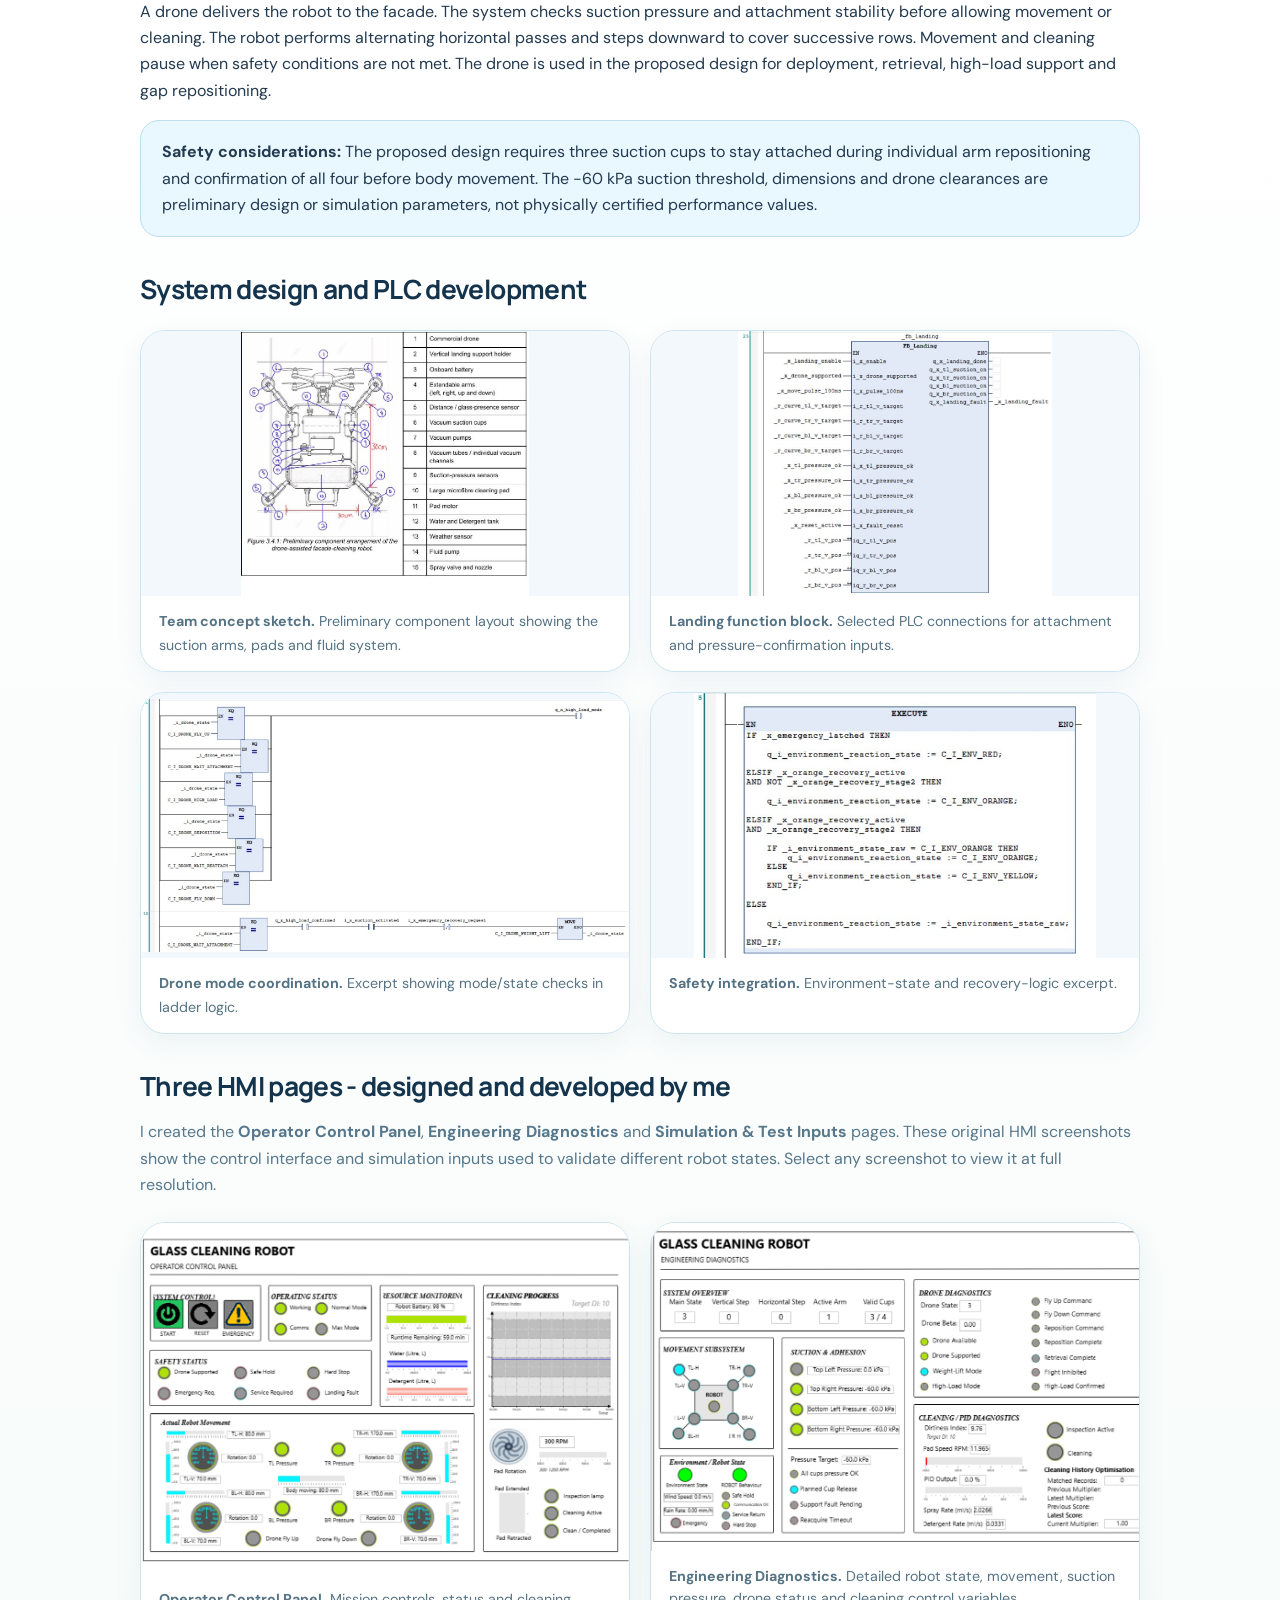
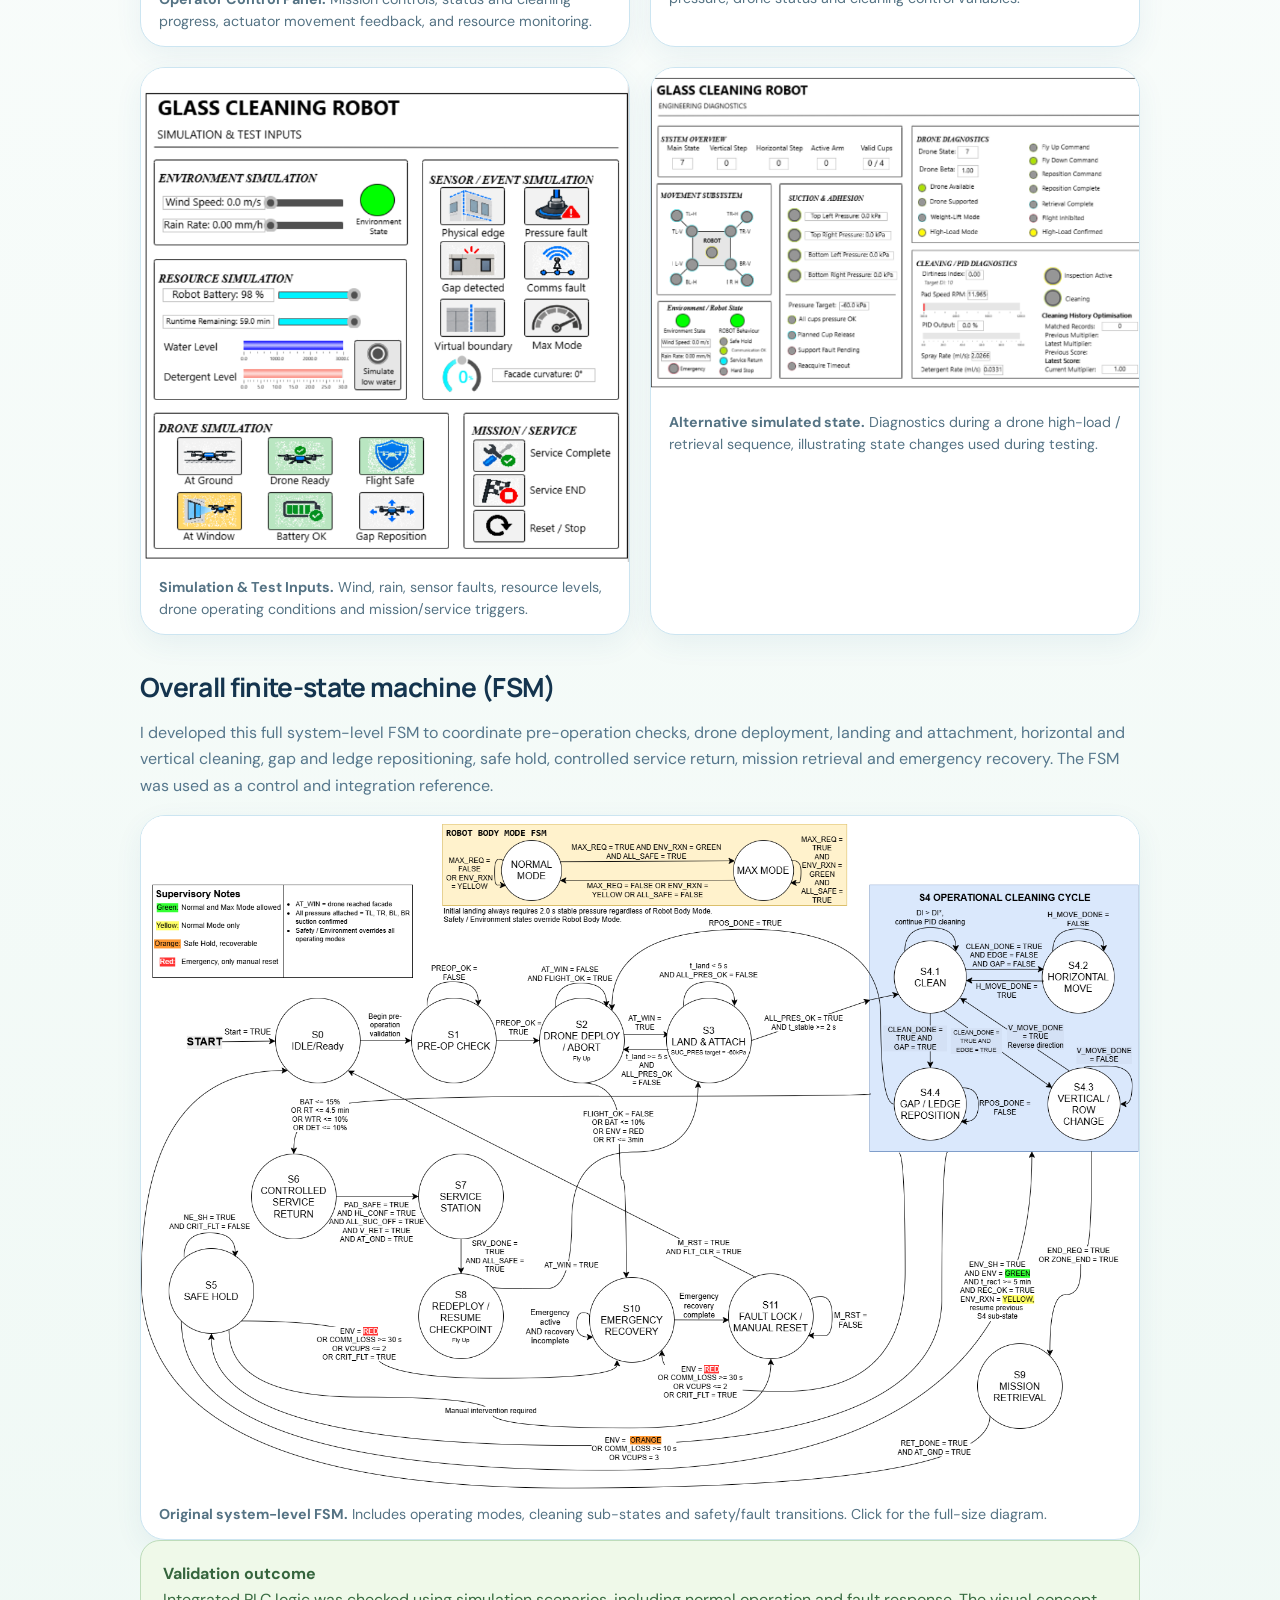
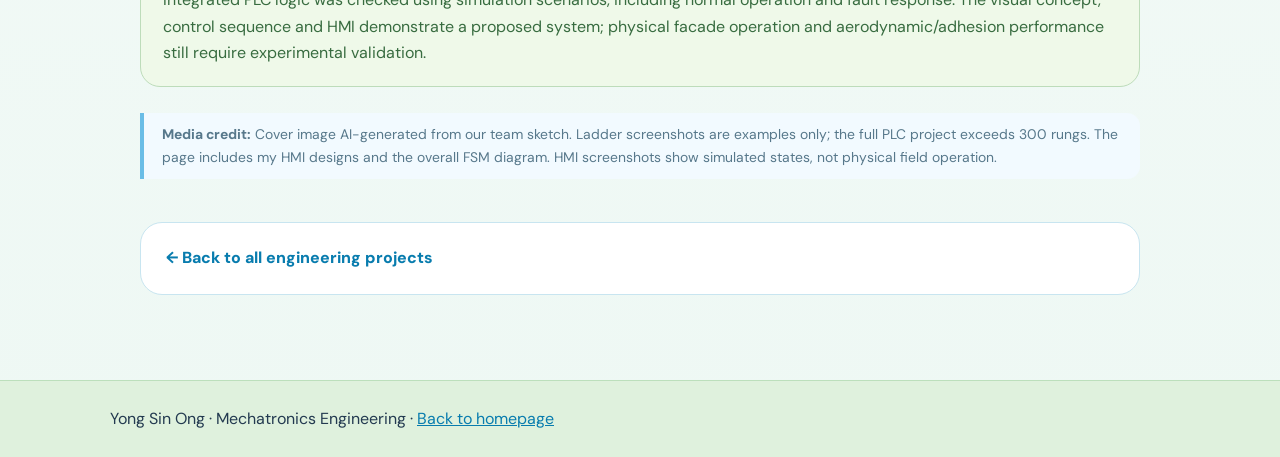
<file: projects/trc4407/index.html>
<!DOCTYPE html>
<html lang="en"><head><meta charset="utf-8"/><meta content="width=device-width,initial-scale=1" name="viewport"/><meta content="#e7f6ff" name="theme-color"/><link href="../../assets/images/favicon.svg" rel="icon" type="image/svg+xml"/><link href="../../assets/css/style.css" rel="stylesheet"/><title>Autonomous Drone-Assisted Robot for Safe High-Rise Glass Cleaning | Yong Sin Ong</title><meta content="TRC4407 PLC-controlled drone-assisted glass cleaning robot, movement, FSM, HMI and integration" name="description"/></head><body class="project-page"><div id="site-view"><header class="site-header"><div class="site-container nav"><a class="brand" href="../../index.html"><span aria-hidden="true" class="cloud-mark">☁</span> Yong Sin Ong <span style="font-weight:500;font-size:.8rem">/ Engineering</span></a><nav aria-label="Site navigation" class="nav-links"><a href="../../index.html#about">About</a><a href="../../index.html#projects">Projects</a><a href="../../creative/index.html">Creative CAD</a><a href="../../index.html#contact">Contact</a></nav></div></header><main class="wrap project-content"><div class="eyebrow">TRC4407 · August-October 2026 · Mechatronics / Automation &amp; Control Systems</div><h1>Autonomous Drone-Assisted Robot for Safe High-Rise Glass Cleaning</h1><p class="lead">A PLC-based concept and simulated control system for a facade-cleaning robot supported by a drone, integrating motion control, attachment logic, safety responses and operator interfaces.</p><div class="meta"><span class="pill">CODESYS · PLC Ladder Logic</span><span class="pill">Movement Control</span><span class="pill">System Integration</span><span class="pill">FSM Design</span><span class="pill">Three HMI Pages</span><span class="pill">Team of 5</span></div>
<div class="hero"><figure class="hero-media"><img alt="Front and side conceptual elevations of drone-assisted facade-cleaning robot with annotated clearances" src="assets/drone-robot-cover.jpg"/><figcaption><b>Concept visual:</b> AI-generated rendering based on our team sketch, not a photograph of a built prototype.</figcaption></figure><section class="panel"><h2>Project overview</h2><p>The concept combines drone deployment, four suction attachments and a cleaning mechanism to work across high-rise glass. During cleaning, the drone offers support; PLC state logic supervises attachment confirmation, movement, cleaning, safe hold, repositioning and recovery. This project was validated through simulation scenarios rather than full physical deployment.</p></section></div>
<section class="grid"><div class="card"><h2>My contribution</h2><ul><li>Developed the robot's horizontal movement logic for left-to-right and right-to-left cleaning passes, plus vertical downward movement.</li><li>Created all three HMI pages: operator control, engineering diagnostics, and simulation/test inputs.</li><li>Developed the overall finite-state-machine (FSM) diagram and integrated subsystem behaviour.</li><li>Reworked and integrated substantial drone-support and safety-control logic in addition to my movement subsystem.</li><li>Implemented most of the integrated PLC logic except the dedicated cleaning and communications subsystems.</li></ul></div><div class="card"><h2>Team structure &amp; tools</h2><p>Five team members initially divided work into movement, cleaning, drone, safety and communications subsystems. I took responsibility for movement and significantly revisited drone and safety logic during integration. The complete CODESYS program spans more than 300 ladder-logic rungs across function blocks and main PLC logic.</p><div class="tags"><span class="tag">CODESYS</span><span class="tag">PLC Ladder Logic</span><span class="tag">HMI</span><span class="tag">Control Integration</span></div></div></section>
<h2>How the robot operates</h2><div class="pathway"><span>Pre-operation checks</span><span class="arrow">→</span><span>Drone deployment</span><span class="arrow">→</span><span>Facade attachment</span><span class="arrow">→</span><span>Horizontal cleaning passes</span><span class="arrow">→</span><span>Step down / gap reposition</span><span class="arrow">→</span><span>Return &amp; service</span></div>
<p>A drone delivers the robot to the facade. The system checks suction pressure and attachment stability before allowing movement or cleaning. The robot performs alternating horizontal passes and steps downward to cover successive rows. Movement and cleaning pause when safety conditions are not met. The drone is used in the proposed design for deployment, retrieval, high-load support and gap repositioning.</p><div class="callout"><b>Safety considerations:</b> The proposed design requires three suction cups to stay attached during individual arm repositioning and confirmation of all four before body movement. The −60 kPa suction threshold, dimensions and drone clearances are preliminary design or simulation parameters, not physically certified performance values.</div>
<h2>System design and PLC development</h2><div class="gallery"><figure class="figure"><img alt="Team preliminary component arrangement drawing with annotated suction cups, arms, tank and cleaning pad" src="assets/component-sketch.jpg"/><figcaption><strong>Team concept sketch.</strong> Preliminary component layout showing the suction arms, pads and fluid system.</figcaption></figure><figure class="figure"><img alt="Selected CODESYS function block connections for landing and suction control" src="assets/plc-landing-function.jpg"/><figcaption><strong>Landing function block.</strong> Selected PLC connections for attachment and pressure-confirmation inputs.</figcaption></figure><figure class="figure"><img alt="PLC ladder logic with drone flight and high-load state comparisons" src="assets/plc-drone-mode.jpg"/><figcaption><strong>Drone mode coordination.</strong> Excerpt showing mode/state checks in ladder logic.</figcaption></figure><figure class="figure"><img alt="PLC structured code used to select environment reaction and recovery state" src="assets/plc-safety-logic.jpg"/><figcaption><strong>Safety integration.</strong> Environment-state and recovery-logic excerpt.</figcaption></figure></div>
<h2>Three HMI pages - designed and developed by me</h2>
<p class="section-lead">I created the <strong>Operator Control Panel</strong>, <strong>Engineering Diagnostics</strong> and <strong>Simulation &amp; Test Inputs</strong> pages. These original HMI screenshots show the control interface and simulation inputs used to validate different robot states. Select any screenshot to view it at full resolution.</p>
<div class="gallery">
<figure class="figure hmi-figure"><a href="assets/hmi-operator-panel.png" rel="noopener" target="_blank"><img alt="Operator control panel showing start, reset, emergency controls, operating status, safety status, resource monitoring, robot movement feedback and cleaning progress" loading="lazy" src="assets/hmi-operator-panel.png"/></a><figcaption><strong>Operator Control Panel.</strong> Mission controls, status and cleaning progress, actuator movement feedback, and resource monitoring.</figcaption></figure>
<figure class="figure hmi-figure"><a href="assets/hmi-engineering-diagnostics.png" rel="noopener" target="_blank"><img alt="Engineering diagnostics HMI showing robot state, movement subsystem, suction pressures, drone diagnostics and cleaning PID values" loading="lazy" src="assets/hmi-engineering-diagnostics.png"/></a><figcaption><strong>Engineering Diagnostics.</strong> Detailed robot state, movement, suction pressure, drone status and cleaning control variables.</figcaption></figure>
<figure class="figure hmi-figure"><a href="assets/hmi-simulation-test-inputs.png" rel="noopener" target="_blank"><img alt="Simulation and test-input HMI showing wind and rain input controls, resource levels, sensor and event faults, drone simulations and service controls" loading="lazy" src="assets/hmi-simulation-test-inputs.png"/></a><figcaption><strong>Simulation &amp; Test Inputs.</strong> Wind, rain, sensor faults, resource levels, drone operating conditions and mission/service triggers.</figcaption></figure>
<figure class="figure hmi-figure"><a href="assets/hmi-engineering-retrieval.png" rel="noopener" target="_blank"><img alt="Engineering diagnostics HMI in an alternative drone high-load and recovery state, with suction cups released and drone flight-down command indicated" loading="lazy" src="assets/hmi-engineering-retrieval.png"/></a><figcaption><strong>Alternative simulated state.</strong> Diagnostics during a drone high-load / retrieval sequence, illustrating state changes used during testing.</figcaption></figure>
</div>
<h2>Overall finite-state machine (FSM)</h2>
<p class="section-lead">I developed this full system-level FSM to coordinate pre-operation checks, drone deployment, landing and attachment, horizontal and vertical cleaning, gap and ledge repositioning, safe hold, controlled service return, mission retrieval and emergency recovery. The FSM was used as a control and integration reference.</p>
<figure class="figure fsm-figure"><a href="assets/system-fsm.png" rel="noopener" target="_blank"><img alt="Overall finite-state machine diagram for the drone-assisted glass-cleaning robot, showing supervisory environment states, normal and max modes, operational cleaning states, service return, emergency recovery and fault lockout" loading="lazy" src="assets/system-fsm.png"/></a><figcaption><strong>Original system-level FSM.</strong> Includes operating modes, cleaning sub-states and safety/fault transitions. Click for the full-size diagram.</figcaption></figure>
<div class="result"><strong>Validation outcome</strong><div>Integrated PLC logic was checked using simulation scenarios, including normal operation and fault response. The visual concept, control sequence and HMI demonstrate a proposed system; physical facade operation and aerodynamic/adhesion performance still require experimental validation.</div></div><p class="note"><b>Media credit:</b> Cover image AI-generated from our team sketch. Ladder screenshots are examples only; the full PLC project exceeds 300 rungs. The page includes my HMI designs and the overall FSM diagram. HMI screenshots show simulated states, not physical field operation.</p><div class="project-next"><a href="../../index.html#projects">← Back to all engineering projects</a></div></main><footer><div class="site-container">Yong Sin Ong · Mechatronics Engineering · <a href="../../index.html">Back to homepage</a></div></footer></div><div class="music-widget" id="music-widget"><div class="music-widget-inner">
<button aria-controls="music-panel" aria-expanded="false" aria-label="Open music player" class="music-toggle" id="music-toggle" type="button"><span aria-hidden="true" class="music-note">♫</span><span class="music-label">Music</span></button>
<section aria-label="Music player" class="music-panel" hidden="" id="music-panel">
<div class="music-panel-head"><div><span class="music-kicker">A LITTLE BACKGROUND MUSIC</span><strong>Soundtrack for your visit</strong></div><button aria-label="Close music player" class="music-close" id="music-close" type="button">×</button></div>
<div class="music-video" id="music-video"></div>
<p class="music-hint">Press play in the video if your browser doesn't start it automatically.</p>
<a class="music-source" href="https://youtu.be/52qj0foHFvo" rel="noopener noreferrer" target="_blank">Listen on YouTube ↗</a>
</section></div></div><script defer="" src="../../assets/js/site.js"></script></body></html>
</file>
<file: assets/css/style.css>
@import url('https://fonts.googleapis.com/css2?family=DM+Sans:wght@400;500;600;700;800&family=Manrope:wght@400;500;600;700;800&display=swap');
:root{--sky:#70c8fb;--sky-deep:#1687c9;--sky-light:#e8f7ff;--grass:#5fa54d;--grass-soft:#d1ebbc;--navy:#14344e;--ink:#233a50;--muted:#54748a;--white:#fff;--line:#c8e7f6;--cloud:#fff;--shadow:0 16px 38px rgba(25,88,125,.13)}
*{box-sizing:border-box}html{scroll-behavior:smooth}body{margin:0;background:linear-gradient(180deg,#b8e5fe 0,#effaff 35%,#f7fdff 73%,#e7f4df 100%);color:var(--ink);font-family:'DM Sans',system-ui,-apple-system,Segoe UI,sans-serif;line-height:1.65}a{color:#087cae}a:hover{color:#075479}h1,h2,h3,h4{font-family:Manrope,'DM Sans',sans-serif;line-height:1.25;color:var(--navy);letter-spacing:-.025em}img,video{max-width:100%;height:auto}button{font:inherit}button:focus-visible,a:focus-visible{outline:3px solid #267fc7;outline-offset:4px}.wrap,.site-container{max-width:1110px;margin:auto;padding-inline:25px}
.site-header{position:sticky;top:0;z-index:20;background:rgba(237,249,255,.93);backdrop-filter:blur(15px);border-bottom:1px solid rgba(100,167,211,.24)}.site-header .nav{display:flex;justify-content:space-between;align-items:center;gap:16px;padding-block:13px}.brand{font-size:1rem;font-weight:800;letter-spacing:-.04em;text-decoration:none;color:#175a82;white-space:nowrap}.brand .cloud-mark{font-size:1.25rem;margin-right:4px}.nav-links{display:flex;align-items:center;flex-wrap:wrap;gap:clamp(9px,2vw,26px)}.nav-links a{font-size:.88rem;font-weight:700;color:#1b5678;text-decoration:none}.nav-links a:hover{text-decoration:underline}
.sky-hero{position:relative;min-height:595px;overflow:hidden;background-image:linear-gradient(90deg,rgba(12,70,116,.79) 0%,rgba(12,74,124,.47) 45%,rgba(10,68,116,.08) 100%),url('../images/sky-grass.jpg');background-size:cover;background-position:center 59%;display:flex;align-items:center}.sky-hero::after{content:'';position:absolute;bottom:-1px;left:0;right:0;height:95px;background:linear-gradient(0deg,#e7f5ff,rgba(231,245,255,0))}.sky-hero .hero-content{z-index:1;position:relative;padding:80px 25px 135px;width:100%;max-width:1110px;margin:auto}.hero-eyebrow{font-weight:800;font-size:.82rem;letter-spacing:.15em;text-transform:uppercase;color:#dbf5ff}.sky-hero h1{font-size:clamp(3.2rem,7.7vw,6rem);max-width:900px;margin:14px 0;color:#fff;line-height:1.07;text-shadow:0 4px 21px rgba(0,46,91,.25)}.sky-hero h1 span{color:#c8f2ff}.sky-hero p{color:#fff;max-width:630px;font-size:1.13rem;line-height:1.8;text-shadow:0 2px 11px rgba(0,35,78,.48)}.hero-buttons{display:flex;gap:13px;margin-top:29px;flex-wrap:wrap}.cta{border-radius:999px;padding:11px 23px;display:inline-flex;gap:8px;align-items:center;font-weight:800;text-decoration:none;border:2px solid #fff;transition:transform .17s,background .17s}.cta:hover{transform:translateY(-3px)}.cta-primary{background:#fff;color:#12577e}.cta-secondary{color:#fff;background:rgba(18,88,144,.22)}.cta-secondary:hover{color:#fff;background:rgba(18,88,144,.42)}
.section{padding:69px 0}.section-intro{display:flex;justify-content:space-between;align-items:flex-end;gap:25px;margin-bottom:29px}.section-eyebrow,.eyebrow{color:#1787b7;font-weight:800;font-size:.82rem;letter-spacing:.13em;text-transform:uppercase}.section h2{font-size:clamp(1.8rem,4vw,2.7rem);margin:8px 0}.section-intro p,.supporting{color:var(--muted);max-width:620px}.white-cloud{position:relative;background:rgba(255,255,255,.94);border:2px solid rgba(255,255,255,.96);border-radius:45px 44px 39px 43px;box-shadow:var(--shadow)}.about-panel{display:grid;grid-template-columns:1fr .8fr;gap:25px;padding:36px}.about-panel h3{font-size:1.5rem;margin:0 0 10px}.about-panel p{margin:0;color:#47667a}.about-detail{border-radius:28px;background:#e9f8ff;padding:24px;border:1px solid #ceebfa}.about-detail strong{display:block;color:#206c94;margin-bottom:8px}.tags{display:flex;flex-wrap:wrap;gap:9px}.tag{border:1px solid #a9d6eb;background:#f0faff;color:#245e79;border-radius:999px;padding:6px 13px;font-size:.83rem;font-weight:700}.tag.green{background:#edf7df;border-color:#c5dfb5;color:#3f7a35}
.project-grid{display:grid;grid-template-columns:repeat(2,minmax(0,1fr));column-gap:28px;row-gap:37px;margin-top:42px}.cloud-card{position:relative;isolation:isolate;background:#fff;border:3px solid #fff;border-radius:37px;box-shadow:0 16px 38px rgba(26,110,155,.16),0 2px 0 #bfe5f5;transition:transform .25s,box-shadow .25s}.cloud-card:hover{transform:translateY(-5px);box-shadow:0 24px 45px rgba(26,110,155,.24)}.cloud-card::before,.cloud-card::after{content:'';position:absolute;background:#fff;z-index:-1;border:2px solid #fff;border-radius:50%;top:-15px}.cloud-card::before{height:44px;width:40%;left:13%}.cloud-card::after{height:30px;width:27%;right:12%;top:-9px}.card-image{height:245px;width:100%;object-fit:cover;display:block;border-radius:31px 31px 16px 16px;background:#d5e7ee}.card-copy{position:relative;padding:23px 25px 27px}.card-copy::before{content:'';display:block;position:absolute;top:-19px;left:6%;width:70%;height:31px;border-radius:100% 100% 0 0;background:#fff;box-shadow:76px -5px 0 -6px #fff,143px 0 0 -6px #fff}.unitline{font-size:.75rem;text-transform:uppercase;letter-spacing:.1em;font-weight:800;color:#2685b3}.card-copy h3{font-size:1.3rem;margin:6px 0 10px}.card-copy p{color:var(--muted);margin:0 0 15px;font-size:.92rem}.card-action{display:inline-flex;align-items:center;gap:8px;font-weight:800;text-decoration:none;color:#1682af}.card-action::after{content:'↗';font-size:1.1rem}.card-award{background:#fff5db;color:#80551a;border-radius:999px;padding:3px 10px;font-weight:800;font-size:.75rem;display:inline-block;margin-top:7px}.filter-bar{display:flex;flex-wrap:wrap;gap:9px}.filter{cursor:pointer;border:1px solid #add8e8;color:#285d76;background:#eff9ff;padding:7px 17px;border-radius:999px;font-weight:800;font-size:.82rem}.filter[aria-pressed='true']{background:#218ac4;color:#fff;border-color:#218ac4}.cloud-card[hidden]{display:none}
.creative-grid{display:grid;grid-template-columns:repeat(2,minmax(0,1fr));gap:27px}.creative-tile{padding:15px 15px 22px;background:#fff;border-radius:32px;box-shadow:var(--shadow)}.creative-tile img{width:100%;height:260px;object-fit:cover;border-radius:23px}.creative-tile h3{margin:13px 10px 5px}.creative-tile p{margin:0 10px;color:var(--muted);font-size:.91rem}.section-sage{background:linear-gradient(180deg,rgba(226,247,255,.5),rgba(209,235,188,.55));border-radius:60px 60px 0 0}.footer-grass{padding:52px 0;background:linear-gradient(180deg,#d8f0c9,#b3da95);border-top:1px solid rgba(67,135,72,.19)}.footer-grass h2{margin-top:0}.footer-grass p{color:#3a6935}.footer-links{display:flex;gap:19px;flex-wrap:wrap}.footer-links a{font-weight:800;color:#275c45}
/* Project detail pages */
body.project-page{background:linear-gradient(180deg,#e1f4ff,#fff 30%,#eef8f4 100%)}body.project-page .site-header{position:sticky}main.project-content{max-width:1050px;padding-top:51px;padding-bottom:85px}body.project-page h1{font-size:clamp(2.1rem,5vw,3.5rem);margin:13px 0 17px;line-height:1.17}body.project-page .eyebrow{margin-top:0}body.project-page .lead{font-size:1.07rem;max-width:870px;color:#4c7189}body.project-page h2{font-size:1.65rem;margin:36px 0 15px}body.project-page h3{font-size:1.12rem}.meta{display:flex;flex-wrap:wrap;gap:9px;margin:19px 0 26px}.pill{display:inline-block;border:1px solid #bddfec;background:#ecf9ff;border-radius:999px;padding:5px 13px;color:#277397;font-size:.82rem;font-weight:750}.pill.award,.pill.result{background:#edf7e1;color:#4d7938;border-color:#c8dda8}.hero{display:grid;grid-template-columns:1.15fr .85fr;align-items:stretch;gap:23px;margin:29px 0}.hero>img,.hero-image,.hero-media{width:100%;max-height:430px;object-fit:contain;background:#fff;border:1px solid #c3e4f3;border-radius:25px;padding:8px}.hero-media{margin:0}.hero-media img{height:100%;width:100%;object-fit:contain}.hero-media figcaption{color:#627d8e;padding:5px 9px;font-size:.83rem}.panel,.card{background:rgba(255,255,255,.93);border:1px solid #cae7f4;box-shadow:0 8px 25px rgba(27,106,147,.075);border-radius:27px;padding:25px}.panel h2,.card h2{margin:0 0 13px}.panel p,.card p,.card li{color:#527184}.card ul{padding-left:22px}.grid{display:grid;grid-template-columns:repeat(2,minmax(0,1fr));gap:19px;margin:22px 0}.gallery{display:grid;grid-template-columns:repeat(2,minmax(0,1fr));gap:20px;margin:24px 0}.figure{margin:0;border:1px solid #cce5f1;border-radius:25px;overflow:hidden;background:white;box-shadow:0 9px 28px rgba(37,102,148,.07)}.figure img{display:block;width:100%;height:265px;object-fit:contain;background:#f2f8fc}.figure figcaption{padding:14px 18px;color:#557384;font-size:.89rem}.steps{padding-left:25px}.steps li{margin-bottom:9px}.step{border:1px solid #d0e7f3;background:#f8fdff;border-radius:19px;padding:14px 18px;margin:10px 0;display:flex;gap:14px;align-items:start}.step b{flex:0 0 190px;color:#21678f}.step span{color:#507184}.video-wrap{padding:12px;border:1px solid #c4e4f3;background:white;border-radius:23px;margin:18px 0;box-shadow:0 12px 20px rgba(33,106,153,.06)}.video-wrap video{display:block;width:100%;max-height:590px;border-radius:16px;background:#111}.small-videos{display:grid;grid-template-columns:1fr 1fr;gap:22px}.caption,.note,.footnote,.foot{font-size:.87rem;color:#57788b}.note,.footnote{border-left:4px solid #6abde6;padding:10px 18px;background:#f2faff;border-radius:0 13px 13px 0;margin-top:26px}.section-lead{color:#56778c}.result{border:1px solid #bddcba;background:#eff9e9;padding:20px 22px;border-radius:20px;color:#386c40}.result strong{color:#35653d}.flow,.flowbox,.route,.mutex,.flowsplit{border:1px solid #c8e4f3;background:#f4fbff;padding:14px;border-radius:16px;margin:12px 0}.flow{margin:20px 0}.flowsplit{display:flex;gap:12px;flex-wrap:wrap}.flowsplit>*{flex:1;min-width:165px}.flowarrow{text-align:center;color:#4f96bc}.pathway{display:flex;gap:8px;flex-wrap:wrap;margin:16px 0}.pathway span{padding:9px 13px;background:#fff;border:1px solid #c5e4f3;border-radius:16px;color:#276787;font-size:.9rem}.pathway .arrow{border:0;background:transparent;font-weight:900}.callout{padding:18px 21px;background:#e9f7ff;border:1px solid #bfddf1;border-radius:19px}.project-next{margin-top:43px;padding:22px 25px;background:white;border:1px solid #c8e5f0;border-radius:22px}.project-next a{text-decoration:none;font-weight:800}.project-hero-wide{width:100%;max-height:490px;object-fit:contain;background:white;border-radius:25px;border:1px solid #c5e7f8}.project-intro{margin:24px 0 31px}body.project-page footer{padding:25px 0;background:#dff1dd;border-top:1px solid #bcdfbc}
@media(max-width:800px){.about-panel,.hero,.grid,.gallery,.small-videos{grid-template-columns:1fr}.project-grid{grid-template-columns:1fr}.creative-grid{grid-template-columns:1fr}.nav-links{gap:10px}.nav-links a{font-size:.8rem}.site-header .nav{align-items:flex-start}.sky-hero{min-height:590px;background-position:51% center}.sky-hero .hero-content{padding-bottom:140px}.about-panel{padding:24px}.section{padding:47px 0}.section-intro{display:block}.project-content{padding-top:30px!important}.step{display:block}.step b{display:block;margin-bottom:4px}}
@media(max-width:480px){.wrap,.site-container{padding-inline:16px}.sky-hero h1{font-size:3rem}.sky-hero p{font-size:.99rem}.card-image{height:205px}.nav-links a:nth-child(2){display:none}.section h2{font-size:1.8rem}.creative-tile img{height:245px}}
@media(prefers-reduced-motion:reduce){html{scroll-behavior:auto}.cloud-card,.cta{transition:none}}

/* TRC4407 engineering screenshot gallery: keep diagrams legible and links discoverable. */
.hmi-figure img{height:auto;max-height:570px;object-fit:contain}.hmi-figure a,.fsm-figure a{display:block}.hmi-figure a:focus-visible,.fsm-figure a:focus-visible{outline:3px solid #267fc7;outline-offset:-3px}.fsm-figure img{width:100%;height:auto;max-height:none;object-fit:contain;background:#fff}.hmi-figure figcaption,.fsm-figure figcaption{line-height:1.55}

/* Updated homepage and layout refinements */
.about-links{display:flex;flex-wrap:wrap;gap:12px;margin-top:18px}
.about-link{display:inline-flex;align-items:center;gap:8px;padding:10px 16px;border-radius:999px;background:#ecf9ff;border:1px solid #bfe2f3;color:#166f9b;text-decoration:none;font-weight:800}
.about-link:hover{background:#dff3ff;color:#0f5d84}
.about-link.disabled{opacity:.7;cursor:default;pointer-events:none}
.cloud-card.no-image .card-copy{padding-top:32px;min-height:205px;display:flex;flex-direction:column;justify-content:center}.cloud-card.no-image .card-copy::before{display:none}
.cloud-card.no-image .card-copy p{margin-bottom:10px}
.footer-grass .site-container{text-align:center}.footer-links{justify-content:center}
.hero-image{overflow:hidden}.hero-image img{display:block;width:100%;height:100%;max-height:430px;object-fit:cover;border-radius:inherit}.hero-image.contain img{object-fit:contain;background:#fff}
.grid{align-items:stretch}.grid .card,.grid .panel{display:flex;flex-direction:column;justify-content:center}
.figure img,.video-wrap video{max-width:100%}
.team-photo img{height:auto;max-height:540px;object-fit:cover}
@media(max-width:800px){.cloud-card.no-image .card-copy{min-height:auto}.hero-image img{max-height:none;object-fit:contain}}

/* Revision 3: robust responsive image sizing and improved alignment. */
.project-content,.project-content *{min-width:0}
.project-content .hero{grid-template-columns:minmax(0,1.15fr) minmax(0,.85fr);align-items:stretch}
.project-content .hero>img{display:block;max-width:100%;max-height:430px;width:100%;height:100%;object-fit:contain}
.project-content .hero-image:not(img){padding:10px;width:100%;height:410px;max-height:none;overflow:hidden;display:flex;justify-content:center;align-items:center;box-sizing:border-box}
.project-content .hero-image:not(img)>img{display:block;max-width:100%;max-height:100%;width:100%;height:100%;object-fit:contain;border-radius:14px}
.project-content .hero-media{overflow:hidden;min-width:0;max-width:100%;height:auto}
.project-content .hero-media img{display:block;width:100%;max-width:100%;height:auto;max-height:380px;object-fit:contain}
.project-content .gallery>*{min-width:0}
.project-content .figure img{max-width:100%;object-fit:contain}
.project-content .figure.team-photo img{height:auto;max-height:580px;object-fit:contain}
.project-content .grid>.card{justify-content:center}
@media(max-width:800px){.project-content .hero{grid-template-columns:minmax(0,1fr)}.project-content .hero-image:not(img){height:auto;min-height:250px;max-height:400px}.project-content .hero-image:not(img)>img{height:auto;max-height:380px}}

/* Homepage music widget: small floating pill with an optional YouTube player. */
.music-widget{position:fixed;right:20px;bottom:20px;z-index:80;font-family:'DM Sans',system-ui,sans-serif}
.music-widget-inner{position:relative;display:flex;flex-direction:column;align-items:flex-end;gap:11px}
.music-toggle{display:inline-flex;align-items:center;justify-content:center;gap:9px;min-width:115px;padding:10px 17px;border:1px solid #a5d9ef;border-radius:999px;background:#fff;color:#176b95;font-weight:800;box-shadow:0 12px 35px rgba(18,97,141,.18);cursor:pointer;transition:transform .16s ease,background .16s ease}
.music-toggle:hover,.music-toggle[aria-expanded="true"]{transform:translateY(-2px);background:#eaf8ff}
.music-note{font-size:1.26rem;line-height:1}.music-label{font-size:.92rem}
.music-panel{position:absolute;right:0;bottom:calc(100% + 12px);width:min(350px,calc(100vw - 28px));padding:16px;background:rgba(255,255,255,.98);border:1px solid #b7def0;border-radius:24px;box-shadow:0 18px 56px rgba(18,80,111,.23);color:#21435a}
.music-panel[hidden]{display:none!important}
.music-panel-head{display:flex;align-items:start;justify-content:space-between;gap:12px;margin-bottom:13px}
.music-panel-head strong{display:block;font-family:Manrope,'DM Sans',sans-serif;font-size:1rem;color:#184763;line-height:1.35}
.music-kicker{display:block;font-size:.65rem;font-weight:800;letter-spacing:.13em;color:#2b94bd;margin-bottom:4px}
.music-close{border:1px solid #daecf6;background:#effaff;color:#256c8c;border-radius:50%;font-size:1.3rem;line-height:1;width:32px;height:32px;cursor:pointer;flex:none}
.music-video{width:100%;background:#edf8fd;border-radius:13px;overflow:hidden;aspect-ratio:16/10.5;min-height:200px}
.music-video iframe{width:100%;height:100%;display:block;border:0}
.music-hint{font-size:.78rem;line-height:1.55;color:#567588;margin:11px 2px 4px}
.music-source{font-size:.78rem;color:#167da9;font-weight:700;text-decoration:none}
.music-source:hover{text-decoration:underline}
@media(max-width:600px){.music-widget{right:12px;bottom:14px}.music-panel{width:min(325px,calc(100vw - 24px))}.music-toggle{padding:9px 14px;min-width:104px}}


/* Image-first project cards: use real project photographs as the main visual. */
.project-grid{grid-template-columns:repeat(2,minmax(0,1fr));align-items:stretch}
.cloud-card.image-only-card{min-width:0;min-height:0;overflow:visible;isolation:isolate}
.image-only-card .image-card-link{display:flex;flex-direction:column;min-width:0;height:100%;overflow:hidden;border-radius:34px;text-decoration:none;color:inherit;background:#fff;position:relative;z-index:1}
.image-only-card .image-card-picture{width:100%;height:290px;display:block;object-fit:contain;object-position:center;padding:10px;background:linear-gradient(145deg,#f3fbff,#e1f3ff);border-radius:31px 31px 13px 13px;flex:none;transition:transform .22s ease}
.image-only-card .image-card-label{min-width:0;position:relative;display:grid;grid-template-columns:minmax(0,1fr) auto;align-content:center;column-gap:12px;row-gap:4px;flex:1;padding:17px 24px 22px;background:#fff;overflow-wrap:anywhere}
.image-only-card .image-card-label .unitline{grid-column:1/-1;letter-spacing:.075em;font-size:.74rem}
.image-only-card .image-card-label h3{grid-column:1;margin:0;font-size:clamp(1rem,2vw,1.26rem);line-height:1.35;max-width:100%}
.image-only-card .image-card-arrow{grid-column:2;grid-row:2;font-size:1.35rem;align-self:center;color:#1682af;font-weight:800}
.image-only-card .image-card-link:hover .image-card-picture{transform:scale(1.02)}
.image-only-card .image-card-link:hover h3{color:#126f9a}
.image-only-card .image-card-link:focus-visible{outline:3px solid #126f9a;outline-offset:-4px}
@media(max-width:800px){.project-grid{grid-template-columns:1fr}.image-only-card .image-card-picture{height:280px}}
@media(max-width:480px){.image-only-card .image-card-picture{height:235px}.image-only-card .image-card-label{padding:15px 18px 20px}}
@media(prefers-reduced-motion:reduce){.image-only-card .image-card-picture{transition:none}}
</file>
